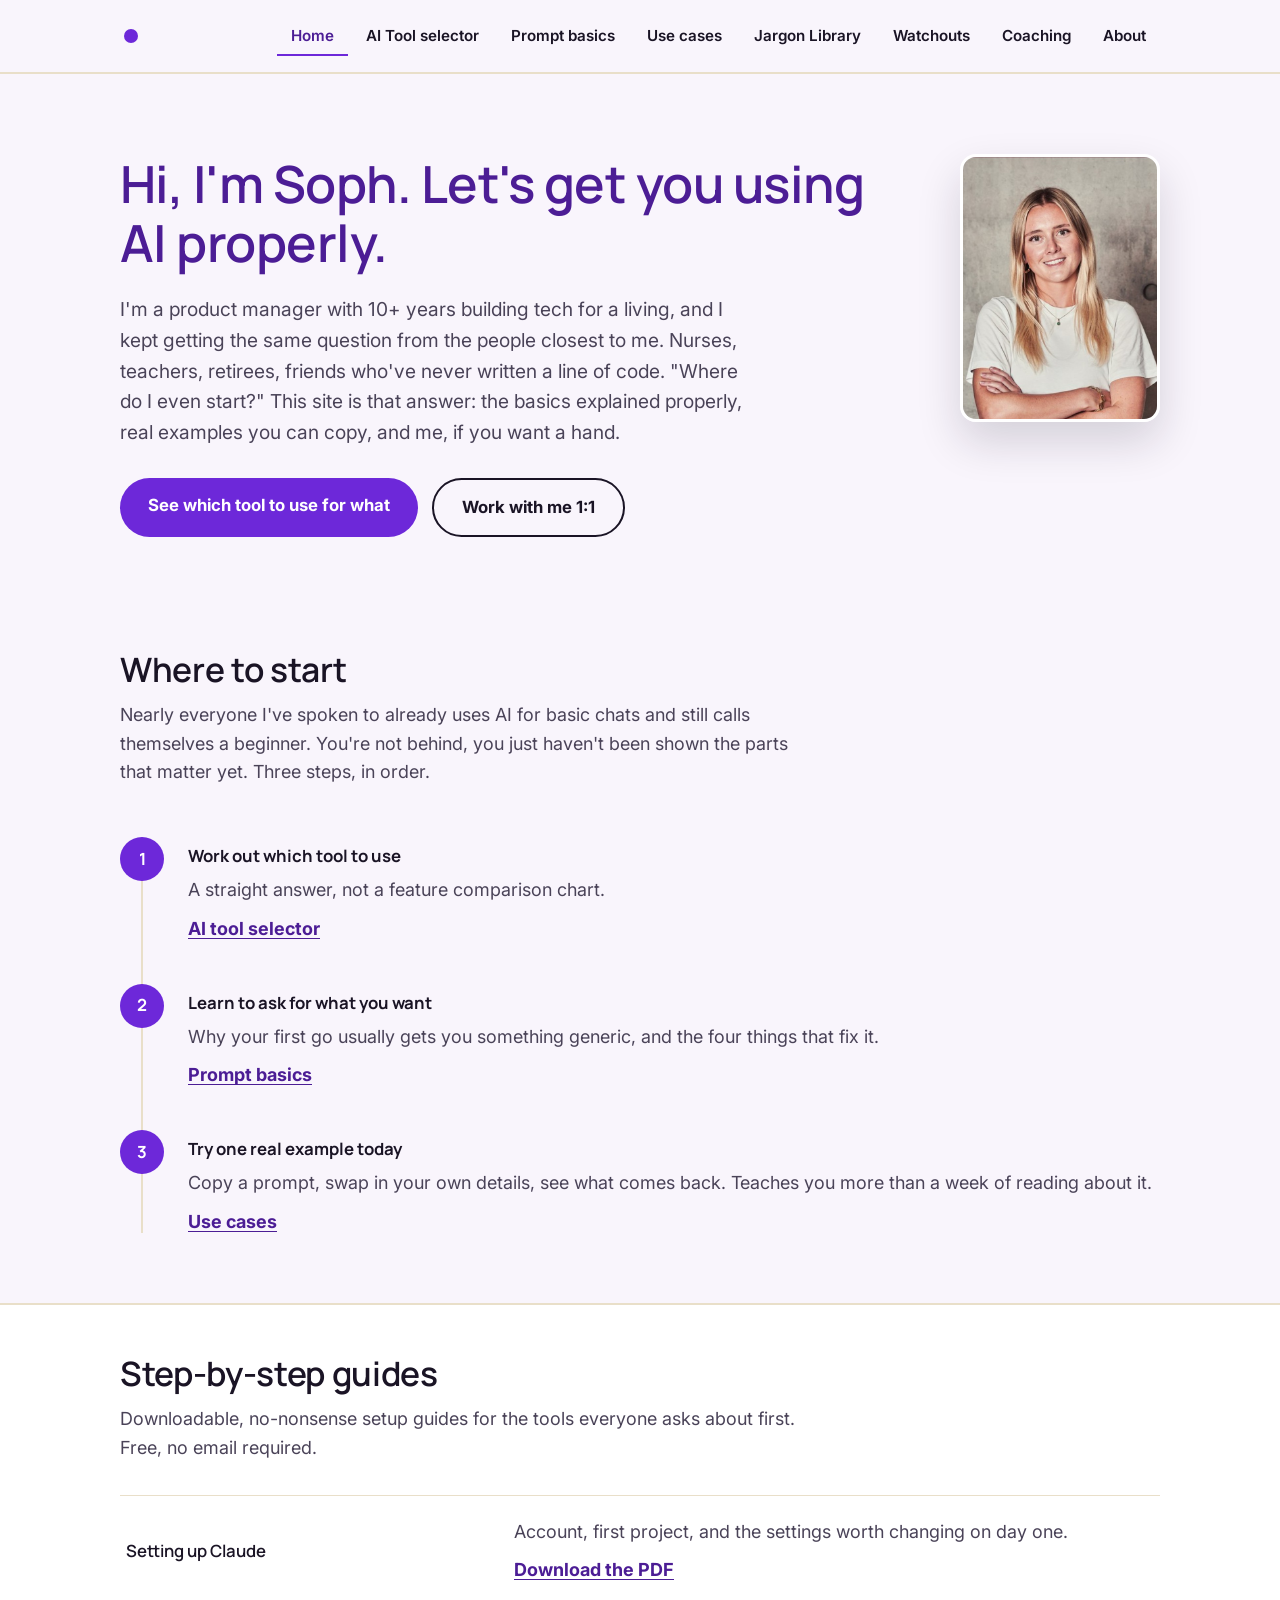
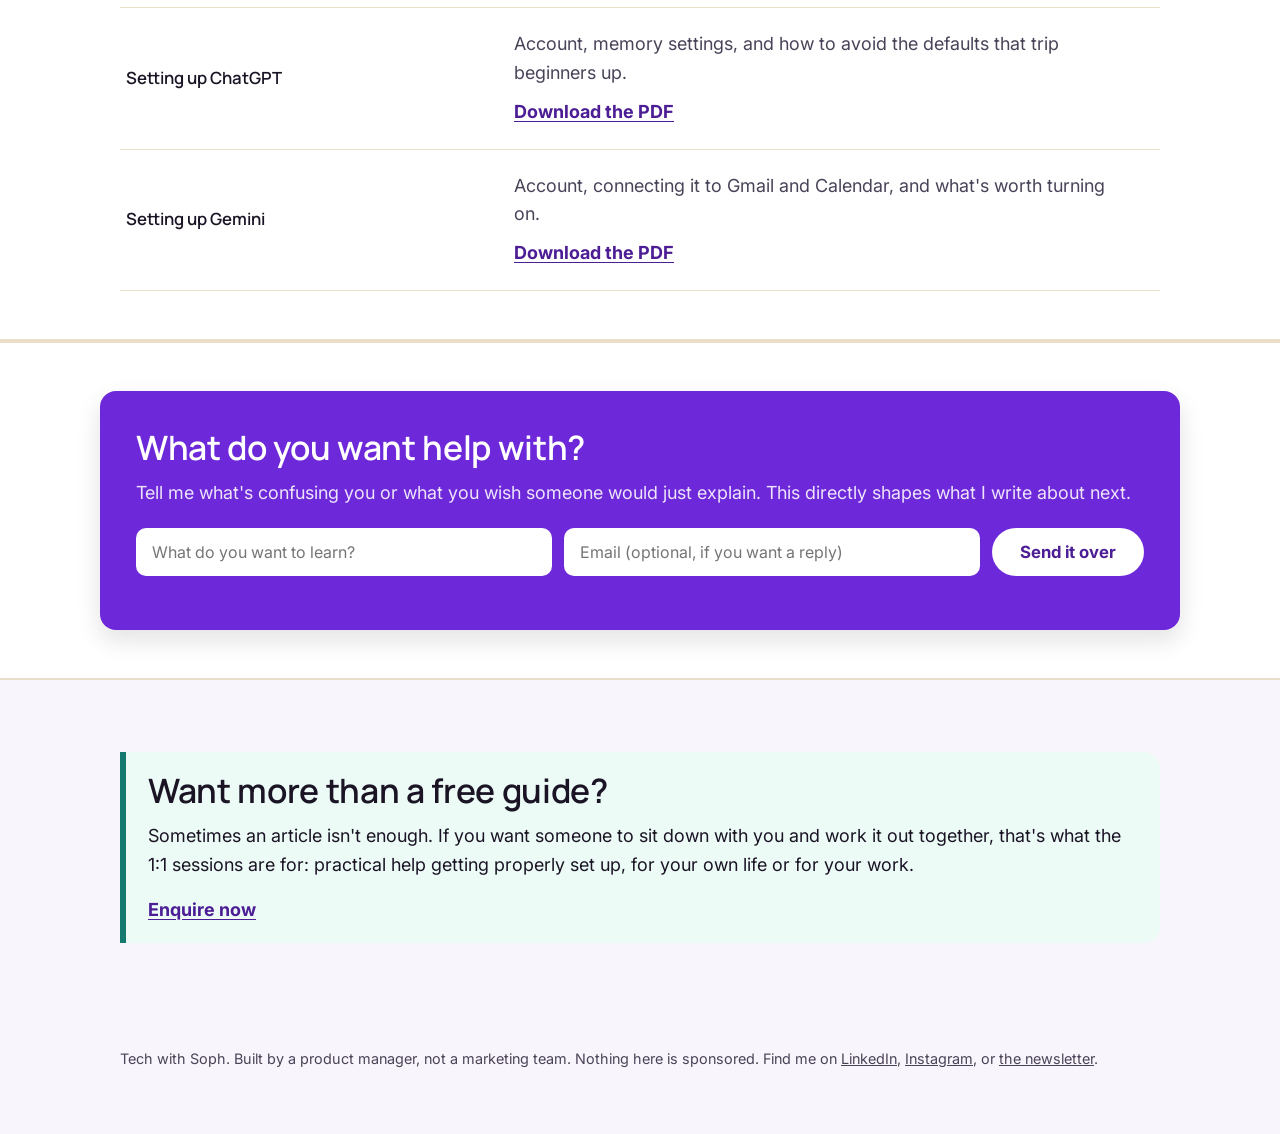
<file: index.html>
<html lang="en">
<head>
<meta charset="UTF-8">
<meta name="viewport" content="width=device-width, initial-scale=1.0">
<title>Tech with Soph: AI made simple, no jargon</title>
<meta name="description" content="Plain-English help getting started with AI. Real use cases, ready-to-use prompts, and honest advice on which tool to use for what, from a product manager who does this for a living.">
<link rel="preconnect" href="https://fonts.googleapis.com">
<link rel="preconnect" href="https://fonts.gstatic.com" crossorigin>
<link href="https://fonts.googleapis.com/css2?family=Manrope:wght@500;600;700;800&family=Inter:wght@400;500;600;700&display=swap" rel="stylesheet">
<link rel="stylesheet" href="css/style.css">
</head>
<body>

<header class="site-header">
  <div class="nav-row">
    <a href="index.html" class="brand" aria-label="Tech with Soph home"><span class="dot"></span></a>
    <button class="nav-toggle" type="button" aria-label="Menu" aria-expanded="false" aria-controls="site-nav"><span class="bar"></span><span class="bar"></span><span class="bar"></span></button>
    <nav class="site-nav" id="site-nav">
      <a href="index.html" aria-current="page">Home</a>
      <a href="tools.html">AI Tool selector</a>
      <a href="prompting.html">Prompt basics</a>
      <a href="use-cases.html">Use cases</a>
      <a href="glossary.html">Jargon Library</a>
      <a href="risks.html">Watchouts</a>
      <a href="coaching.html">Coaching</a>
      <a href="about.html">About</a>
    </nav>
  </div>
</header>

<main>

  <section class="hero">
    <div class="wrap">
      <div class="about-hero-row">
        <div>
          <h1>Hi, I'm Soph. Let's get you using AI properly.</h1>
          <p class="lead">I'm a product manager with 10+ years building tech for a living, and I kept getting the same question from the people closest to me. Nurses, teachers, retirees, friends who've never written a line of code. "Where do I even start?" This site is that answer: the basics explained properly, real examples you can copy, and me, if you want a hand.</p>
          <div class="hero-actions">
            <a href="tools.html" class="btn btn-primary">See which tool to use for what</a>
            <a href="coaching.html" class="btn btn-outline">Work with me 1:1</a>
          </div>
        </div>
        <img src="img/soph-headshot.jpg" alt="Soph, the person behind Tech with Soph" class="about-photo">
      </div>
    </div>
  </section>

  <section>
    <div class="wrap">
      <div class="section-intro">
        <h2>Where to start</h2>
        <p>Nearly everyone I've spoken to already uses AI for basic chats and still calls themselves a beginner. You're not behind, you just haven't been shown the parts that matter yet. Three steps, in order.</p>
      </div>
      <div class="steps">
        <div class="step">
          <div class="step-marker">1</div>
          <div class="step-body">
            <p class="step-title">Work out which tool to use</p>
            <p>A straight answer, not a feature comparison chart.</p>
            <a href="tools.html" class="path-link">AI tool selector</a>
          </div>
        </div>
        <div class="step">
          <div class="step-marker">2</div>
          <div class="step-body">
            <p class="step-title">Learn to ask for what you want</p>
            <p>Why your first go usually gets you something generic, and the four things that fix it.</p>
            <a href="prompting.html" class="path-link">Prompt basics</a>
          </div>
        </div>
        <div class="step">
          <div class="step-marker">3</div>
          <div class="step-body">
            <p class="step-title">Try one real example today</p>
            <p>Copy a prompt, swap in your own details, see what comes back. Teaches you more than a week of reading about it.</p>
            <a href="use-cases.html" class="path-link">Use cases</a>
          </div>
        </div>
      </div>
    </div>
  </section>

  <section class="alt">
    <div class="wrap">
      <div class="section-intro">
        <h2>Step-by-step guides</h2>
        <p>Downloadable, no-nonsense setup guides for the tools everyone asks about first. Free, no email required.</p>
      </div>
      <div class="path-list">
        <div class="path-row">
          <p class="path-prompt">Setting up Claude</p>
          <div class="path-body">
            <p>Account, first project, and the settings worth changing on day one.</p>
            <a href="guides/setting-up-claude.pdf" download class="path-link">Download the PDF</a>
          </div>
        </div>
        <div class="path-row">
          <p class="path-prompt">Setting up ChatGPT</p>
          <div class="path-body">
            <p>Account, memory settings, and how to avoid the defaults that trip beginners up.</p>
            <a href="guides/setting-up-chatgpt.pdf" download class="path-link">Download the PDF</a>
          </div>
        </div>
        <div class="path-row">
          <p class="path-prompt">Setting up Gemini</p>
          <div class="path-body">
            <p>Account, connecting it to Gmail and Calendar, and what's worth turning on.</p>
            <a href="guides/setting-up-gemini.pdf" download class="path-link">Download the PDF</a>
          </div>
        </div>
      </div>
    </div>
  </section>

  <section class="alt">
    <div class="wrap learn-form">
      <h2>What do you want help with?</h2>
      <p>Tell me what's confusing you or what you wish someone would just explain. This directly shapes what I write about next.</p>
      <form name="learn-request" method="POST" data-netlify="true" netlify-honeypot="bot-field" data-ajax-form>
        <input type="hidden" name="form-name" value="learn-request">
        <input type="hidden" name="source" value="home">
        <p hidden><label>Don't fill this out: <input name="bot-field"></label></p>
        <input type="text" name="topic" placeholder="What do you want to learn?" required>
        <input type="email" name="email" placeholder="Email (optional, if you want a reply)">
        <button type="submit" class="btn btn-primary">Send it over</button>
      </form>
<div class="form-status" hidden></div>
    </div>
  </section>

  <section>
    <div class="wrap">
      <div class="callout good">
        <h2>Want more than a free guide?</h2>
        <p>Sometimes an article isn't enough. If you want someone to sit down with you and work it out together, that's what the 1:1 sessions are for: practical help getting properly set up, for your own life or for your work.</p>
        <a href="coaching.html#enquire" class="path-link">Enquire now</a>
      </div>
    </div>
  </section>

</main>

<footer class="site-footer">
  <div class="wrap">
    <p>Tech with Soph. Built by a product manager, not a marketing team. Nothing here is sponsored. Find me on <a href="https://www.linkedin.com/in/sophiebizley/" target="_blank" rel="noopener">LinkedIn</a>, <a href="https://www.instagram.com/techwithsoph/" target="_blank" rel="noopener">Instagram</a>, or <a href="https://substack.com/@techwithsoph" target="_blank" rel="noopener">the newsletter</a>.</p>
  </div>
</footer>

<script src="js/form-feedback.js"></script>

<script src="js/nav-toggle.js"></script>

<script src="js/step-reveal.js"></script>

</body>
</html>
</file>
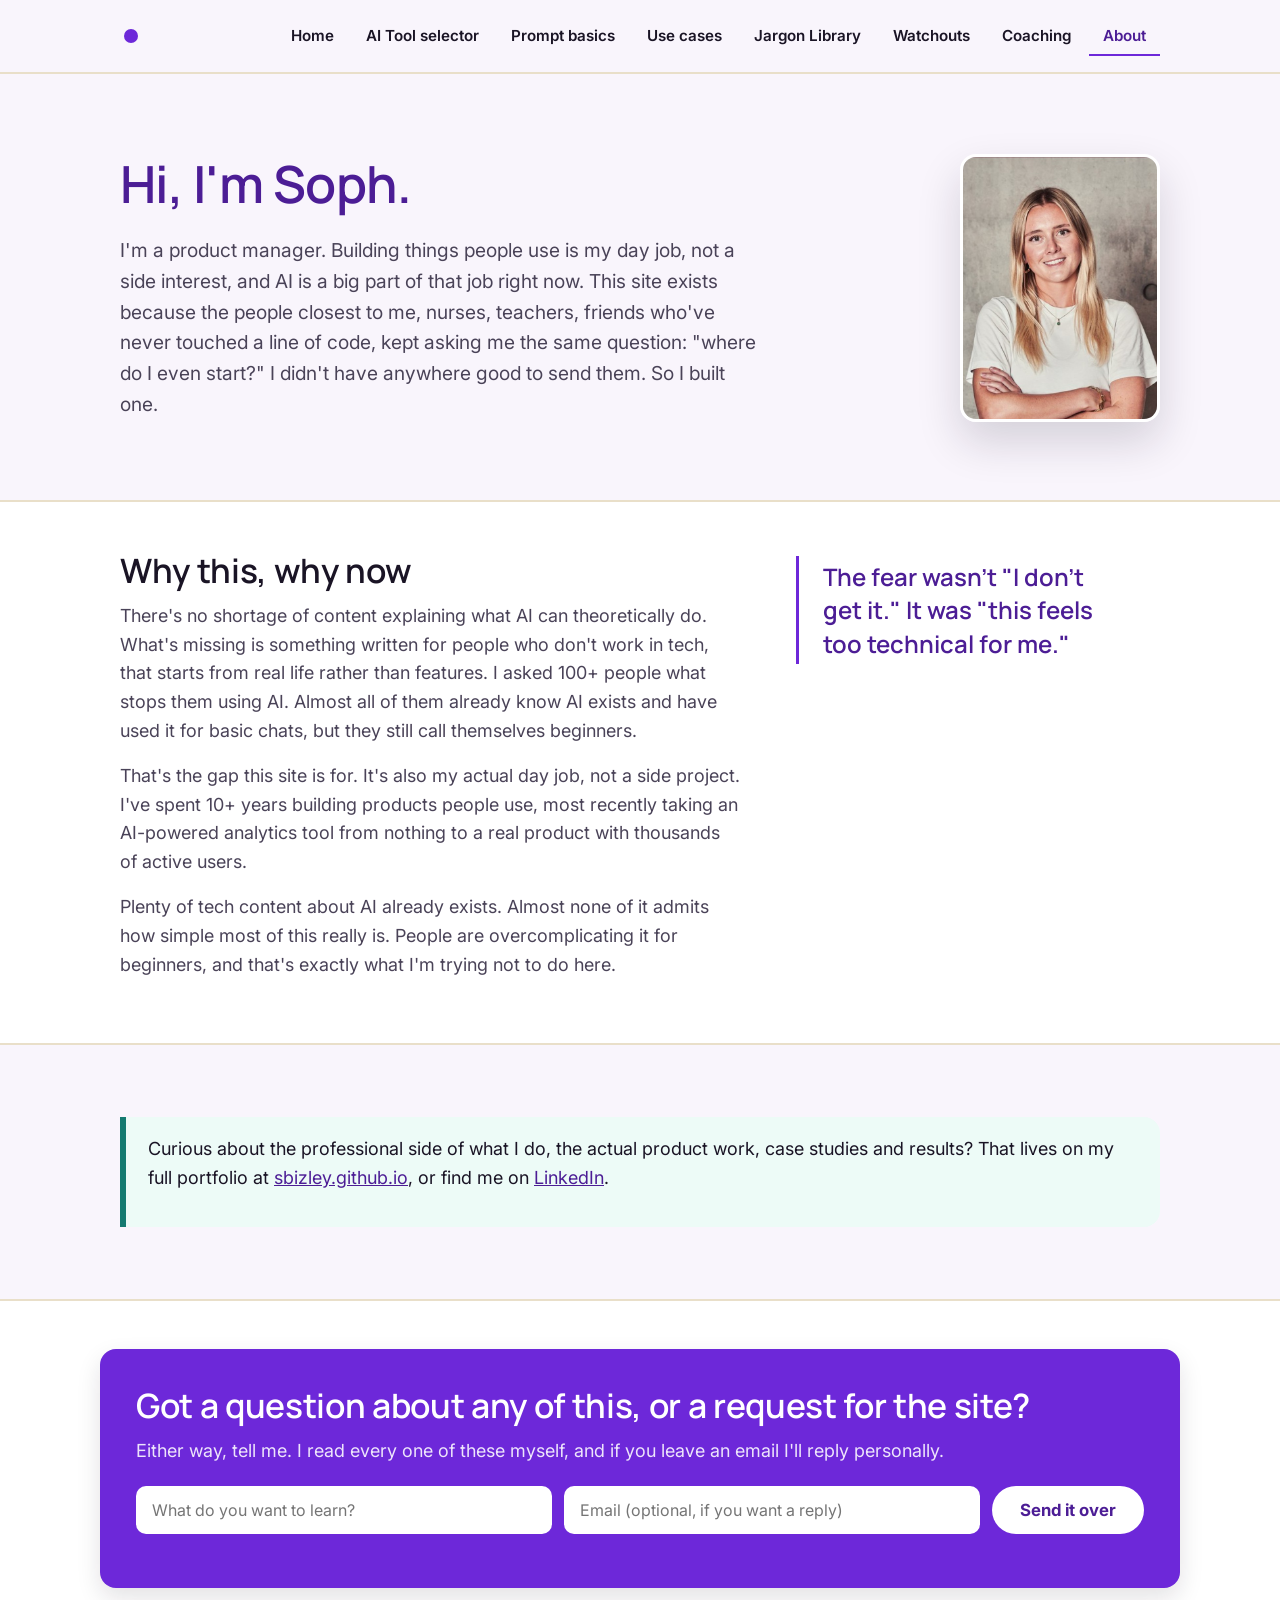
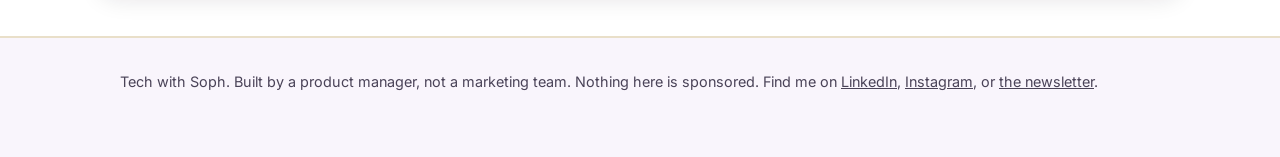
<file: about.html>
<html lang="en">
<head>
<meta charset="UTF-8">
<meta name="viewport" content="width=device-width, initial-scale=1.0">
<title>About Soph: Tech with Soph</title>
<meta name="description" content="Who's behind Tech with Soph, and why a product manager who builds AI tools for a living started writing plain-English AI help for beginners.">
<link rel="preconnect" href="https://fonts.googleapis.com">
<link rel="preconnect" href="https://fonts.gstatic.com" crossorigin>
<link href="https://fonts.googleapis.com/css2?family=Manrope:wght@500;600;700;800&family=Inter:wght@400;500;600;700&display=swap" rel="stylesheet">
<link rel="stylesheet" href="css/style.css">
</head>
<body>

<header class="site-header">
<div class="nav-row">
<a href="index.html" class="brand" aria-label="Tech with Soph home"><span class="dot"></span></a>
<button class="nav-toggle" type="button" aria-label="Menu" aria-expanded="false" aria-controls="site-nav"><span class="bar"></span><span class="bar"></span><span class="bar"></span></button>
    <nav class="site-nav" id="site-nav">
<a href="index.html">Home</a>
<a href="tools.html">AI Tool selector</a>
      <a href="prompting.html">Prompt basics</a>
<a href="use-cases.html">Use cases</a>
<a href="glossary.html">Jargon Library</a>
<a href="risks.html">Watchouts</a>
<a href="coaching.html">Coaching</a>
<a href="about.html" aria-current="page">About</a>
</nav>
</div>
</header>

<main>

<section class="hero">
<div class="wrap">
<div class="about-hero-row">
<div>
<h1>Hi, I'm Soph.</h1>
<p class="lead">I'm a product manager. Building things people use is my day job, not a side interest, and AI is a big part of that job right now. This site exists because the people closest to me, nurses, teachers, friends who've never touched a line of code, kept asking me the same question: "where do I even start?" I didn't have anywhere good to send them. So I built one.</p>
</div>
<img src="img/soph-headshot.jpg" alt="Soph, the person behind Tech with Soph" class="about-photo">
</div>
</div>
</section>

<section class="alt">
<div class="wrap">
<div class="editorial-row">
<div class="editorial">
<h2>Why this, why now</h2>
<p>There's no shortage of content explaining what AI can theoretically do. What's missing is something written for people who don't work in tech, that starts from real life rather than features. I asked 100+ people what stops them using AI. Almost all of them already know AI exists and have used it for basic chats, but they still call themselves beginners.</p>
<p>That's the gap this site is for. It's also my actual day job, not a side project. I've spent 10+ years building products people use, most recently taking an AI-powered analytics tool from nothing to a real product with thousands of active users.</p>
<p>Plenty of tech content about AI already exists. Almost none of it admits how simple most of this really is. People are overcomplicating it for beginners, and that's exactly what I'm trying not to do here.</p>
</div>
<blockquote class="editorial-pull">The fear wasn't "I don't get it." It was "this feels too technical for me."</blockquote>
</div>
</div>
</section>

<section>
<div class="wrap">
<div class="callout good">
<p>Curious about the professional side of what I do, the actual product work, case studies and results? That lives on my full portfolio at <a href="https://sbizley.github.io" target="_blank" rel="noopener">sbizley.github.io</a>, or find me on <a href="https://www.linkedin.com/in/sophiebizley/" target="_blank" rel="noopener">LinkedIn</a>.</p>
</div>
</div>
</section>

<section class="alt">
<div class="wrap learn-form">
<h2>Got a question about any of this, or a request for the site?</h2>
<p>Either way, tell me. I read every one of these myself, and if you leave an email I'll reply personally.</p>
<form name="learn-request" method="POST" data-netlify="true" netlify-honeypot="bot-field" data-ajax-form>
<input type="hidden" name="form-name" value="learn-request">
<input type="hidden" name="source" value="about">
<p hidden><label>Don't fill this out: <input name="bot-field"></label></p>
<input type="text" name="topic" placeholder="What do you want to learn?" required>
<input type="email" name="email" placeholder="Email (optional, if you want a reply)">
<button type="submit" class="btn btn-primary">Send it over</button>
</form>
<div class="form-status" hidden></div>
</div>
</section>

</main>

<footer class="site-footer">
<div class="wrap">
<p>Tech with Soph. Built by a product manager, not a marketing team. Nothing here is sponsored. Find me on <a href="https://www.linkedin.com/in/sophiebizley/" target="_blank" rel="noopener">LinkedIn</a>, <a href="https://www.instagram.com/techwithsoph/" target="_blank" rel="noopener">Instagram</a>, or <a href="https://substack.com/@techwithsoph" target="_blank" rel="noopener">the newsletter</a>.</p>
</div>
</footer>

<script src="js/form-feedback.js"></script>

<script src="js/nav-toggle.js"></script>

</body>
</html>
</file>
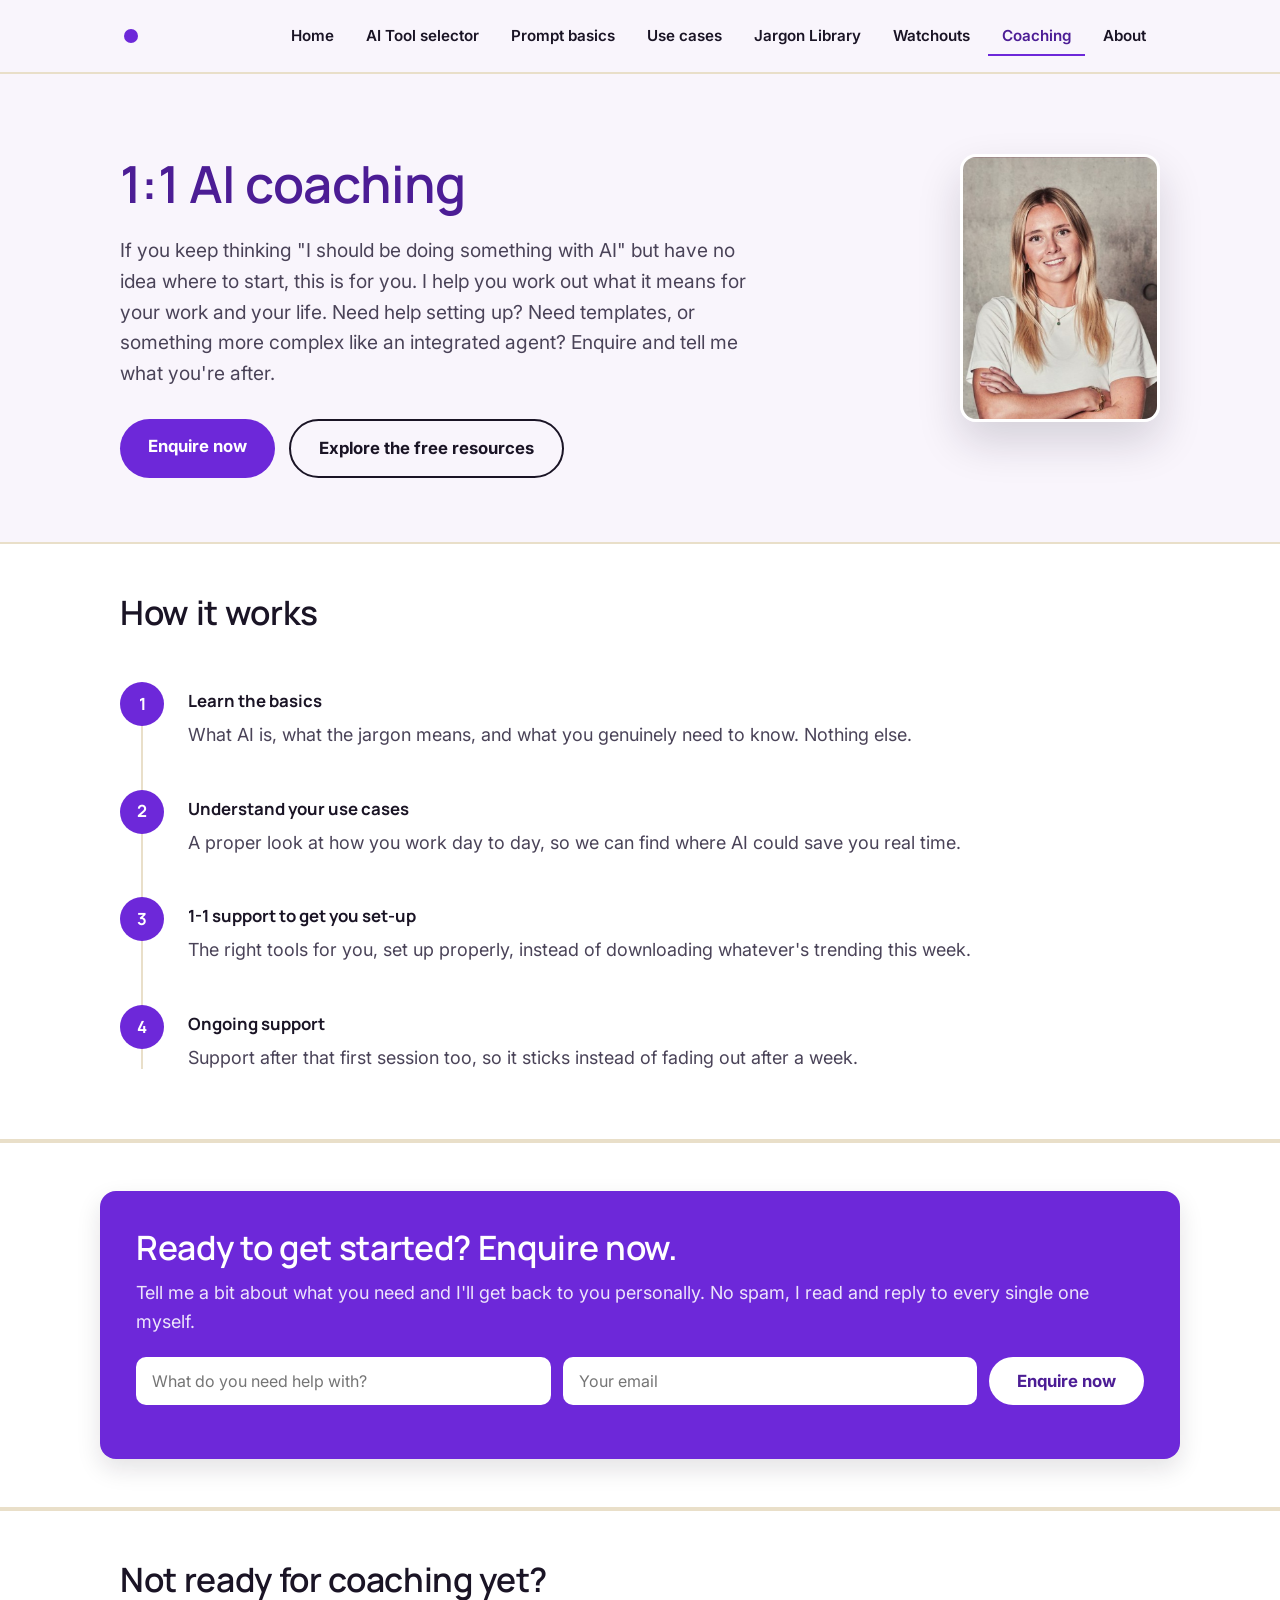
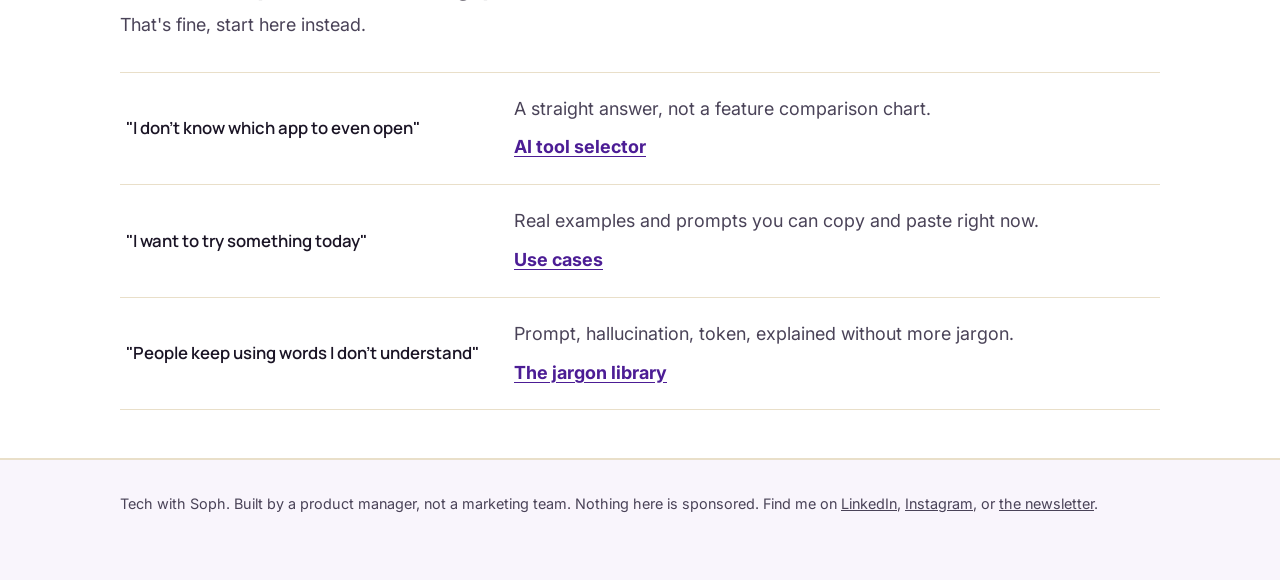
<file: coaching.html>
<html lang="en">
<head>
<meta charset="UTF-8">
<meta name="viewport" content="width=device-width, initial-scale=1.0">
<title>1:1 AI coaching: Tech with Soph</title>
<meta name="description" content="1:1 AI coaching for complete beginners. Practical, jargon-free sessions, enquire now to get started.">
<link rel="preconnect" href="https://fonts.googleapis.com">
<link rel="preconnect" href="https://fonts.gstatic.com" crossorigin>
<link href="https://fonts.googleapis.com/css2?family=Manrope:wght@500;600;700;800&family=Inter:wght@400;500;600;700&display=swap" rel="stylesheet">
<link rel="stylesheet" href="css/style.css">
</head>
<body>

<header class="site-header">
  <div class="nav-row">
    <a href="index.html" class="brand" aria-label="Tech with Soph home"><span class="dot"></span></a>
    <button class="nav-toggle" type="button" aria-label="Menu" aria-expanded="false" aria-controls="site-nav"><span class="bar"></span><span class="bar"></span><span class="bar"></span></button>
    <nav class="site-nav" id="site-nav">
      <a href="index.html">Home</a>
      <a href="tools.html">AI Tool selector</a>
      <a href="prompting.html">Prompt basics</a>
      <a href="use-cases.html">Use cases</a>
      <a href="glossary.html">Jargon Library</a>
      <a href="risks.html">Watchouts</a>
      <a href="coaching.html" aria-current="page">Coaching</a>
      <a href="about.html">About</a>
    </nav>
  </div>
</header>

<main>

  <section class="hero">
    <div class="wrap">
      <div class="about-hero-row">
        <div>
          <h1>1:1 AI coaching</h1>
          <p class="lead">If you keep thinking "I should be doing something with AI" but have no idea where to start, this is for you. I help you work out what it means for your work and your life. Need help setting up? Need templates, or something more complex like an integrated agent? Enquire and tell me what you're after.</p>
          <div class="hero-actions">
            <a href="#enquire" class="btn btn-primary">Enquire now</a>
            <a href="index.html" class="btn btn-outline">Explore the free resources</a>
          </div>
        </div>
        <img src="img/soph-headshot.jpg" alt="Soph, the person behind Tech with Soph" class="about-photo">
      </div>
    </div>
  </section>

  <section class="alt">
    <div class="wrap">
      <div class="section-intro">
        <h2>How it works</h2>
      </div>
      <div class="steps">
        <div class="step">
          <div class="step-marker">1</div>
          <div class="step-body">
            <p class="step-title">Learn the basics</p>
            <p>What AI is, what the jargon means, and what you genuinely need to know. Nothing else.</p>
          </div>
        </div>
        <div class="step">
          <div class="step-marker">2</div>
          <div class="step-body">
            <p class="step-title">Understand your use cases</p>
            <p>A proper look at how you work day to day, so we can find where AI could save you real time.</p>
          </div>
        </div>
        <div class="step">
          <div class="step-marker">3</div>
          <div class="step-body">
            <p class="step-title">1-1 support to get you set-up</p>
            <p>The right tools for you, set up properly, instead of downloading whatever's trending this week.</p>
          </div>
        </div>
        <div class="step">
          <div class="step-marker">4</div>
          <div class="step-body">
            <p class="step-title">Ongoing support</p>
            <p>Support after that first session too, so it sticks instead of fading out after a week.</p>
          </div>
        </div>
      </div>
    </div>
  </section>

  <section class="alt">
    <div class="wrap learn-form" id="enquire" style="scroll-margin-top: 90px;">
      <h2>Ready to get started? Enquire now.</h2>
      <p>Tell me a bit about what you need and I'll get back to you personally. No spam, I read and reply to every single one myself.</p>
      <form name="coaching-enquiry" method="POST" data-netlify="true" netlify-honeypot="bot-field" data-ajax-form>
        <input type="hidden" name="form-name" value="coaching-enquiry">
        <p hidden><label>Don't fill this out: <input name="bot-field"></label></p>
        <input type="text" name="need" placeholder="What do you need help with?" required>
        <input type="email" name="email" placeholder="Your email" required>
        <button type="submit" class="btn btn-primary">Enquire now</button>
      </form>
<div class="form-status" hidden></div>
    </div>
  </section>

  <section class="alt">
    <div class="wrap">
      <div class="section-intro">
        <h2>Not ready for coaching yet?</h2>
        <p>That's fine, start here instead.</p>
      </div>
      <div class="path-list">
        <div class="path-row">
          <p class="path-prompt">"I don't know which app to even open"</p>
          <div class="path-body">
            <p>A straight answer, not a feature comparison chart.</p>
            <a href="tools.html" class="path-link">AI tool selector</a>
          </div>
        </div>
        <div class="path-row">
          <p class="path-prompt">"I want to try something today"</p>
          <div class="path-body">
            <p>Real examples and prompts you can copy and paste right now.</p>
            <a href="use-cases.html" class="path-link">Use cases</a>
          </div>
        </div>
        <div class="path-row">
          <p class="path-prompt">"People keep using words I don't understand"</p>
          <div class="path-body">
            <p>Prompt, hallucination, token, explained without more jargon.</p>
            <a href="glossary.html" class="path-link">The jargon library</a>
          </div>
        </div>
      </div>
    </div>
  </section>

</main>

<footer class="site-footer">
  <div class="wrap">
    <p>Tech with Soph. Built by a product manager, not a marketing team. Nothing here is sponsored. Find me on <a href="https://www.linkedin.com/in/sophiebizley/" target="_blank" rel="noopener">LinkedIn</a>, <a href="https://www.instagram.com/techwithsoph/" target="_blank" rel="noopener">Instagram</a>, or <a href="https://substack.com/@techwithsoph" target="_blank" rel="noopener">the newsletter</a>.</p>
  </div>
</footer>

<script src="js/form-feedback.js"></script>

<script src="js/nav-toggle.js"></script>

<script src="js/step-reveal.js"></script>

</body>
</html>
</file>
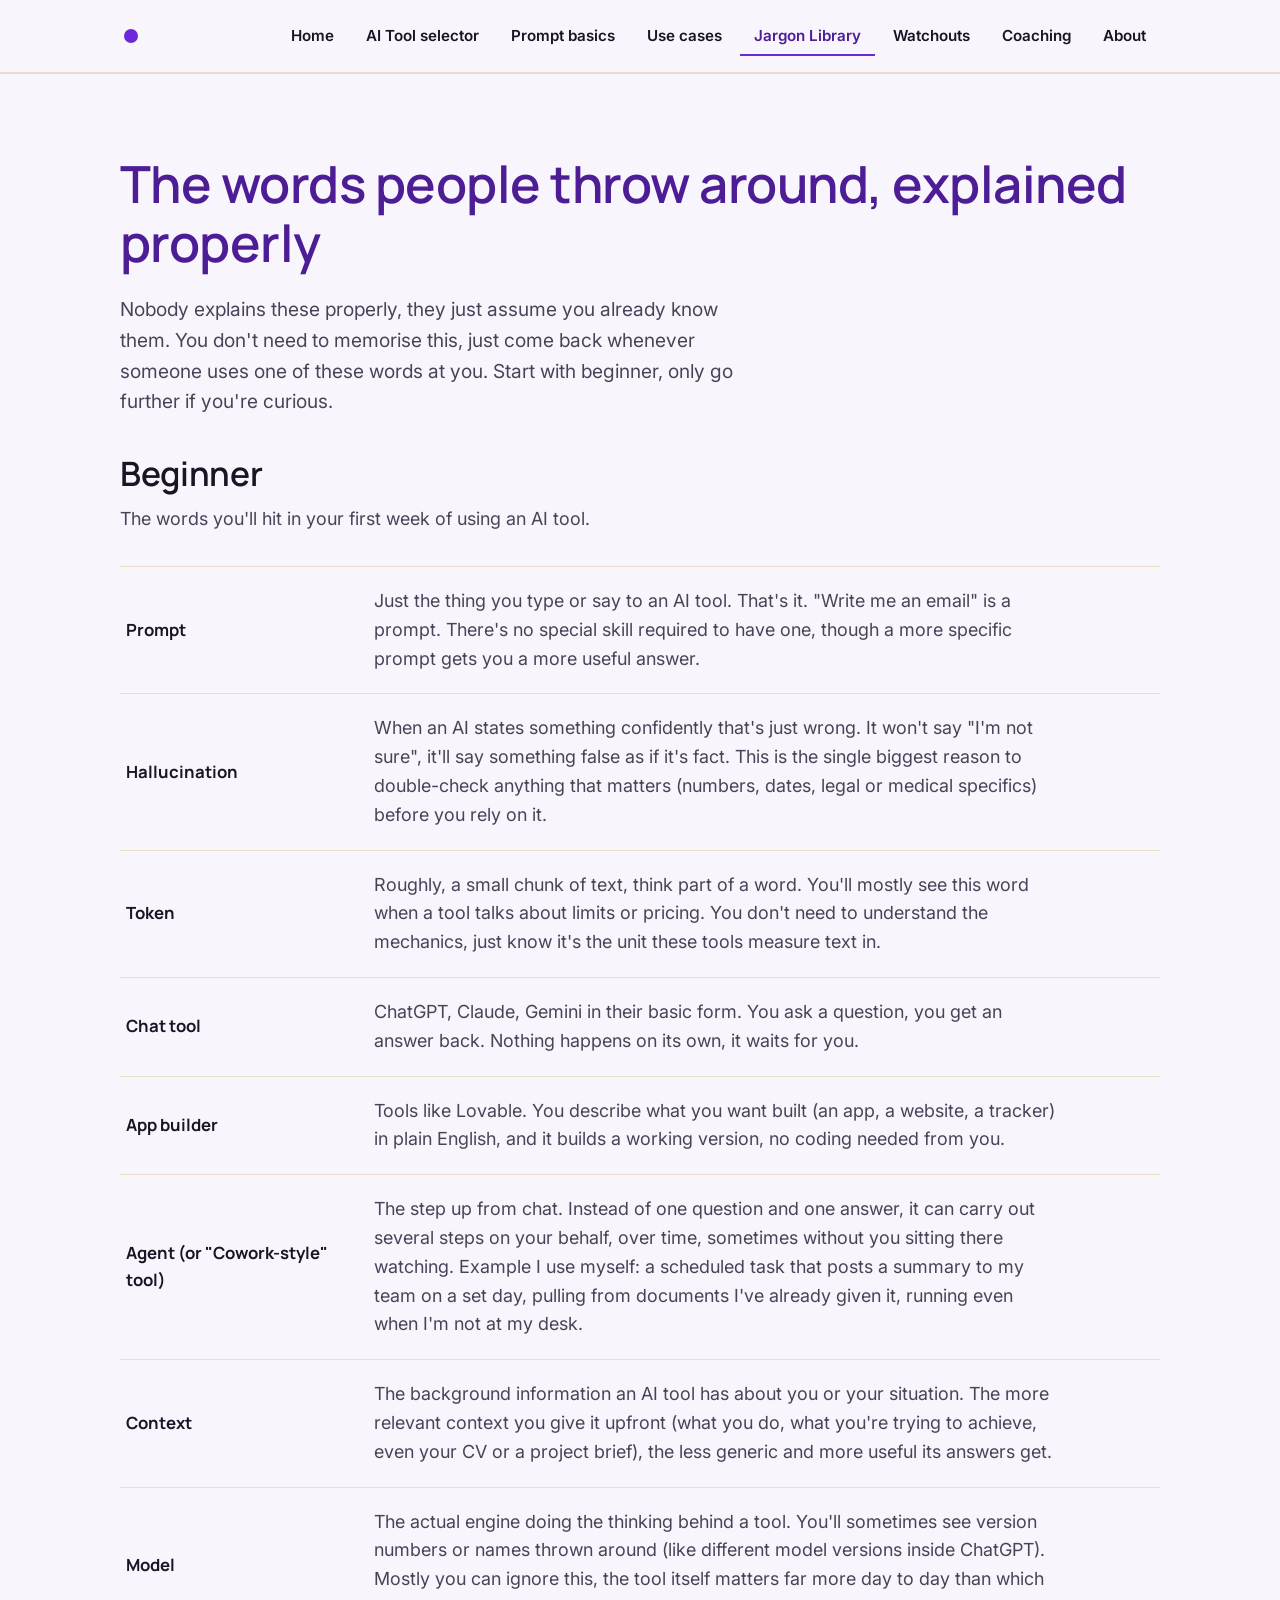
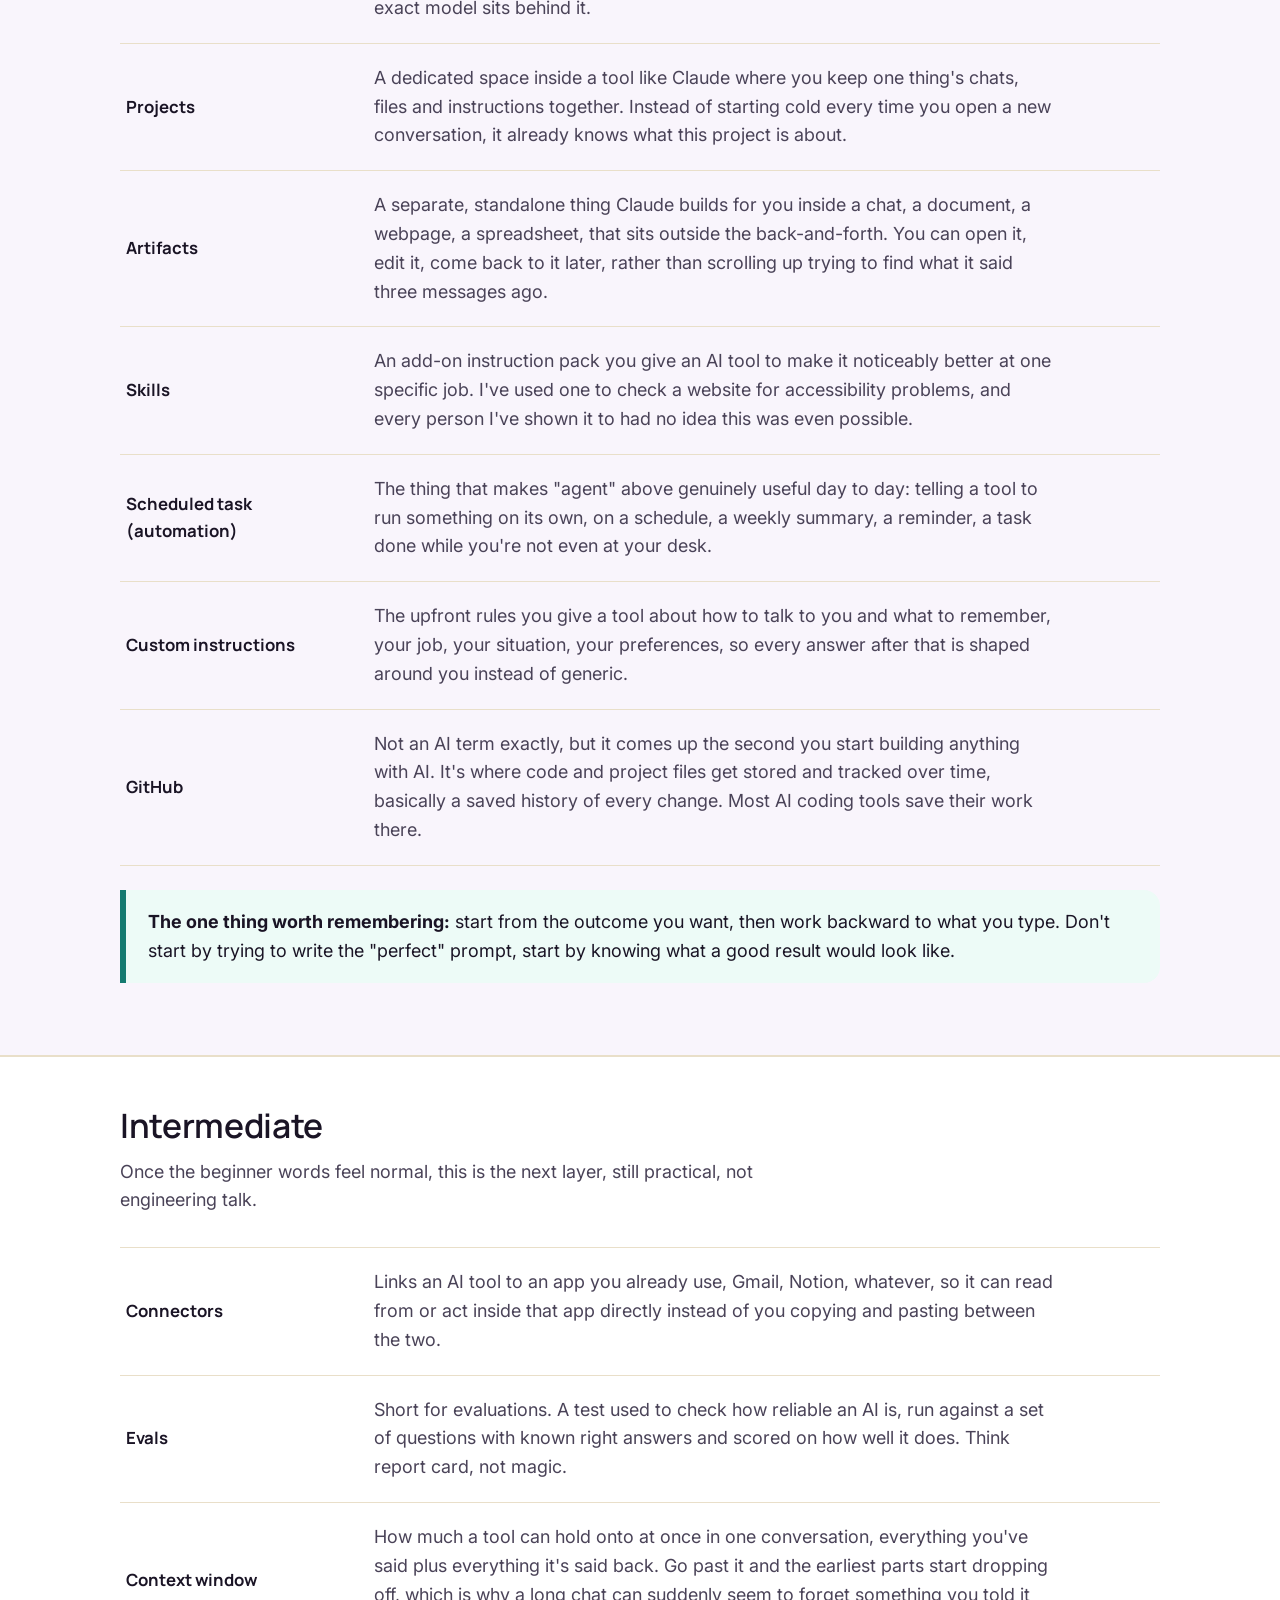
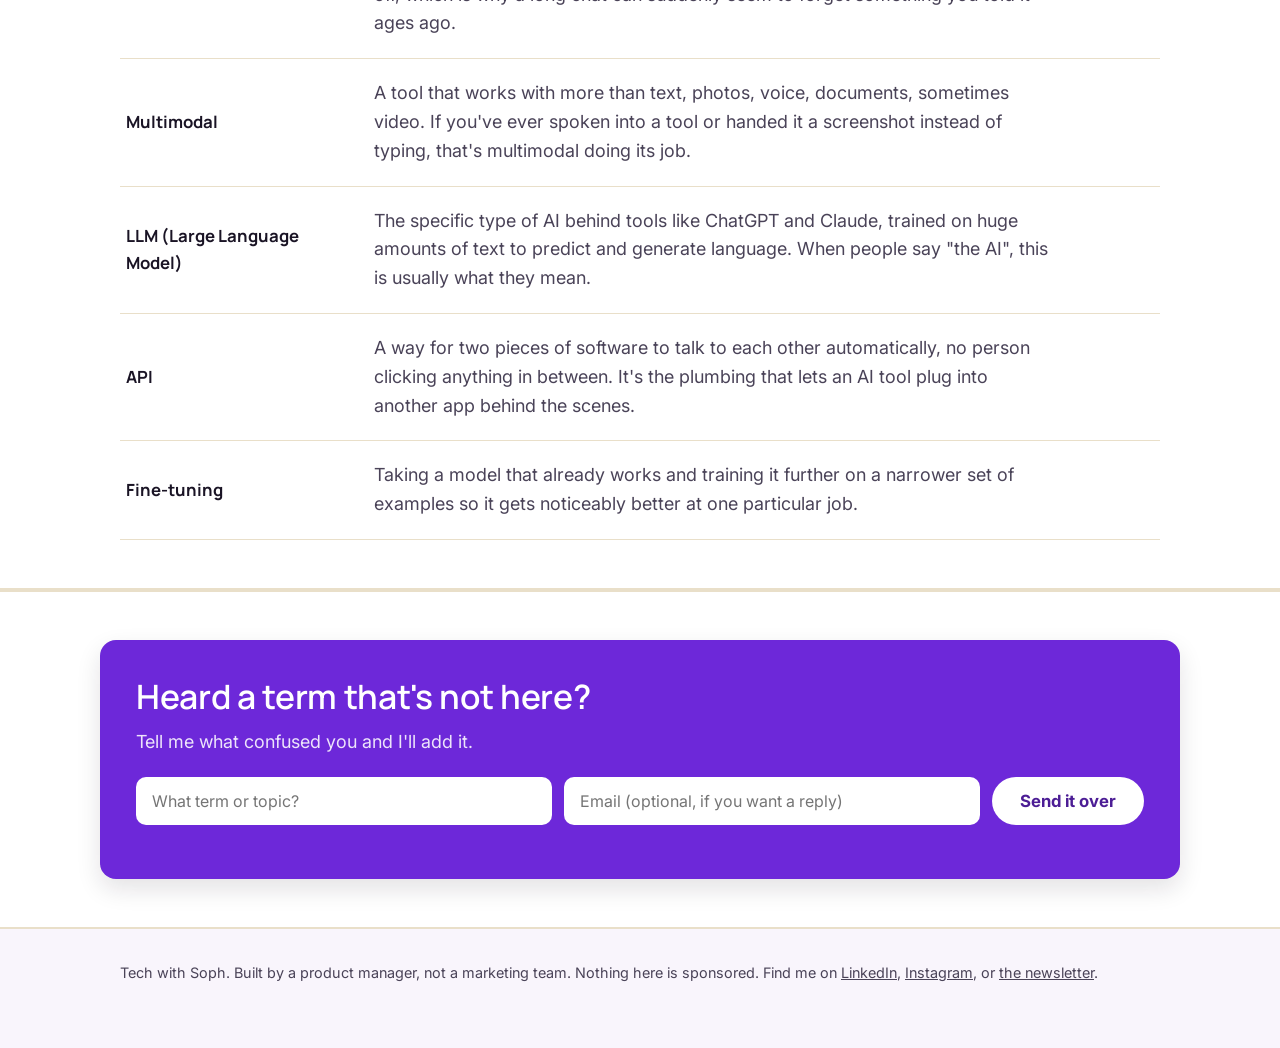
<file: glossary.html>
<html lang="en">
<head>
<meta charset="UTF-8">
<meta name="viewport" content="width=device-width, initial-scale=1.0">
<title>Tech with Soph: AI jargon library</title>
<meta name="description" content="Prompt, hallucination, token and the rest, explained in plain English.">
<link rel="preconnect" href="https://fonts.googleapis.com">
<link rel="preconnect" href="https://fonts.gstatic.com" crossorigin>
<link href="https://fonts.googleapis.com/css2?family=Manrope:wght@500;600;700;800&family=Inter:wght@400;500;600;700&display=swap" rel="stylesheet">
<link rel="stylesheet" href="css/style.css">
</head>
<body>

<header class="site-header">
  <div class="nav-row">
    <a href="index.html" class="brand" aria-label="Tech with Soph home"><span class="dot"></span></a>
    <button class="nav-toggle" type="button" aria-label="Menu" aria-expanded="false" aria-controls="site-nav"><span class="bar"></span><span class="bar"></span><span class="bar"></span></button>
    <nav class="site-nav" id="site-nav">
      <a href="index.html">Home</a>
      <a href="tools.html">AI Tool selector</a>
      <a href="prompting.html">Prompt basics</a>
      <a href="use-cases.html">Use cases</a>
      <a href="glossary.html" aria-current="page">Jargon Library</a>
      <a href="risks.html">Watchouts</a>
      <a href="coaching.html">Coaching</a>
      <a href="about.html">About</a>
    </nav>
  </div>
</header>

<main>

  <section class="hero hero-tight">
    <div class="wrap">
      <h1>The words people throw around, explained properly</h1>
      <p class="lead">Nobody explains these properly, they just assume you already know them. You don't need to memorise this, just come back whenever someone uses one of these words at you. Start with beginner, only go further if you're curious.</p>
    </div>
  </section>

  <section>
    <div class="wrap">

      <div class="section-intro">
        <h2>Beginner</h2>
        <p>The words you'll hit in your first week of using an AI tool.</p>
      </div>

      <div class="term-list">

        <div class="term-row">
          <div class="term-name">Prompt</div>
          <div class="term-def">Just the thing you type or say to an AI tool. That's it. "Write me an email" is a prompt. There's no special skill required to have one, though a more specific prompt gets you a more useful answer.</div>
        </div>

        <div class="term-row">
          <div class="term-name">Hallucination</div>
          <div class="term-def">When an AI states something confidently that's just wrong. It won't say "I'm not sure", it'll say something false as if it's fact. This is the single biggest reason to double-check anything that matters (numbers, dates, legal or medical specifics) before you rely on it.</div>
        </div>

        <div class="term-row">
          <div class="term-name">Token</div>
          <div class="term-def">Roughly, a small chunk of text, think part of a word. You'll mostly see this word when a tool talks about limits or pricing. You don't need to understand the mechanics, just know it's the unit these tools measure text in.</div>
        </div>

        <div class="term-row">
          <div class="term-name">Chat tool</div>
          <div class="term-def">ChatGPT, Claude, Gemini in their basic form. You ask a question, you get an answer back. Nothing happens on its own, it waits for you.</div>
        </div>

        <div class="term-row">
          <div class="term-name">App builder</div>
          <div class="term-def">Tools like Lovable. You describe what you want built (an app, a website, a tracker) in plain English, and it builds a working version, no coding needed from you.</div>
        </div>

        <div class="term-row">
          <div class="term-name">Agent (or "Cowork-style" tool)</div>
          <div class="term-def">The step up from chat. Instead of one question and one answer, it can carry out several steps on your behalf, over time, sometimes without you sitting there watching. Example I use myself: a scheduled task that posts a summary to my team on a set day, pulling from documents I've already given it, running even when I'm not at my desk.</div>
        </div>

        <div class="term-row">
          <div class="term-name">Context</div>
          <div class="term-def">The background information an AI tool has about you or your situation. The more relevant context you give it upfront (what you do, what you're trying to achieve, even your CV or a project brief), the less generic and more useful its answers get.</div>
        </div>

        <div class="term-row">
          <div class="term-name">Model</div>
          <div class="term-def">The actual engine doing the thinking behind a tool. You'll sometimes see version numbers or names thrown around (like different model versions inside ChatGPT). Mostly you can ignore this, the tool itself matters far more day to day than which exact model sits behind it.</div>
        </div>

        <div class="term-row">
          <div class="term-name">Projects</div>
          <div class="term-def">A dedicated space inside a tool like Claude where you keep one thing's chats, files and instructions together. Instead of starting cold every time you open a new conversation, it already knows what this project is about.</div>
        </div>

        <div class="term-row">
          <div class="term-name">Artifacts</div>
          <div class="term-def">A separate, standalone thing Claude builds for you inside a chat, a document, a webpage, a spreadsheet, that sits outside the back-and-forth. You can open it, edit it, come back to it later, rather than scrolling up trying to find what it said three messages ago.</div>
        </div>

        <div class="term-row">
          <div class="term-name">Skills</div>
          <div class="term-def">An add-on instruction pack you give an AI tool to make it noticeably better at one specific job. I've used one to check a website for accessibility problems, and every person I've shown it to had no idea this was even possible.</div>
        </div>

        <div class="term-row">
          <div class="term-name">Scheduled task (automation)</div>
          <div class="term-def">The thing that makes "agent" above genuinely useful day to day: telling a tool to run something on its own, on a schedule, a weekly summary, a reminder, a task done while you're not even at your desk.</div>
        </div>

        <div class="term-row">
          <div class="term-name">Custom instructions</div>
          <div class="term-def">The upfront rules you give a tool about how to talk to you and what to remember, your job, your situation, your preferences, so every answer after that is shaped around you instead of generic.</div>
        </div>

        <div class="term-row">
          <div class="term-name">GitHub</div>
          <div class="term-def">Not an AI term exactly, but it comes up the second you start building anything with AI. It's where code and project files get stored and tracked over time, basically a saved history of every change. Most AI coding tools save their work there.</div>
        </div>

      </div>

      <div class="callout good">
        <strong>The one thing worth remembering:</strong> start from the outcome you want, then work backward to what you type. Don't start by trying to write the "perfect" prompt, start by knowing what a good result would look like.
      </div>
    </div>
  </section>

  <section class="alt">
    <div class="wrap">

      <div class="section-intro">
        <h2>Intermediate</h2>
        <p>Once the beginner words feel normal, this is the next layer, still practical, not engineering talk.</p>
      </div>

      <div class="term-list">

        <div class="term-row">
          <div class="term-name">Connectors</div>
          <div class="term-def">Links an AI tool to an app you already use, Gmail, Notion, whatever, so it can read from or act inside that app directly instead of you copying and pasting between the two.</div>
        </div>

        <div class="term-row">
          <div class="term-name">Evals</div>
          <div class="term-def">Short for evaluations. A test used to check how reliable an AI is, run against a set of questions with known right answers and scored on how well it does. Think report card, not magic.</div>
        </div>

        <div class="term-row">
          <div class="term-name">Context window</div>
          <div class="term-def">How much a tool can hold onto at once in one conversation, everything you've said plus everything it's said back. Go past it and the earliest parts start dropping off, which is why a long chat can suddenly seem to forget something you told it ages ago.</div>
        </div>

        <div class="term-row">
          <div class="term-name">Multimodal</div>
          <div class="term-def">A tool that works with more than text, photos, voice, documents, sometimes video. If you've ever spoken into a tool or handed it a screenshot instead of typing, that's multimodal doing its job.</div>
        </div>

        <div class="term-row">
          <div class="term-name">LLM (Large Language Model)</div>
          <div class="term-def">The specific type of AI behind tools like ChatGPT and Claude, trained on huge amounts of text to predict and generate language. When people say "the AI", this is usually what they mean.</div>
        </div>

        <div class="term-row">
          <div class="term-name">API</div>
          <div class="term-def">A way for two pieces of software to talk to each other automatically, no person clicking anything in between. It's the plumbing that lets an AI tool plug into another app behind the scenes.</div>
        </div>

        <div class="term-row">
          <div class="term-name">Fine-tuning</div>
          <div class="term-def">Taking a model that already works and training it further on a narrower set of examples so it gets noticeably better at one particular job.</div>
        </div>

      </div>
    </div>
  </section>

  <section class="alt">
    <div class="wrap learn-form">
      <h2>Heard a term that's not here?</h2>
      <p>Tell me what confused you and I'll add it.</p>
      <form name="learn-request" method="POST" data-netlify="true" netlify-honeypot="bot-field" data-ajax-form>
        <input type="hidden" name="form-name" value="learn-request">
        <input type="hidden" name="source" value="glossary">
        <p hidden><label>Don't fill this out: <input name="bot-field"></label></p>
        <input type="text" name="topic" placeholder="What term or topic?" required>
        <input type="email" name="email" placeholder="Email (optional, if you want a reply)">
        <button type="submit" class="btn btn-primary">Send it over</button>
      </form>
<div class="form-status" hidden></div>
    </div>
  </section>

</main>

<footer class="site-footer">
  <div class="wrap">
    <p>Tech with Soph. Built by a product manager, not a marketing team. Nothing here is sponsored. Find me on <a href="https://www.linkedin.com/in/sophiebizley/" target="_blank" rel="noopener">LinkedIn</a>, <a href="https://www.instagram.com/techwithsoph/" target="_blank" rel="noopener">Instagram</a>, or <a href="https://substack.com/@techwithsoph" target="_blank" rel="noopener">the newsletter</a>.</p>
  </div>
</footer>

<script src="js/form-feedback.js"></script>

<script src="js/nav-toggle.js"></script>

<script src="js/step-reveal.js"></script>

</body>
</html>
</file>
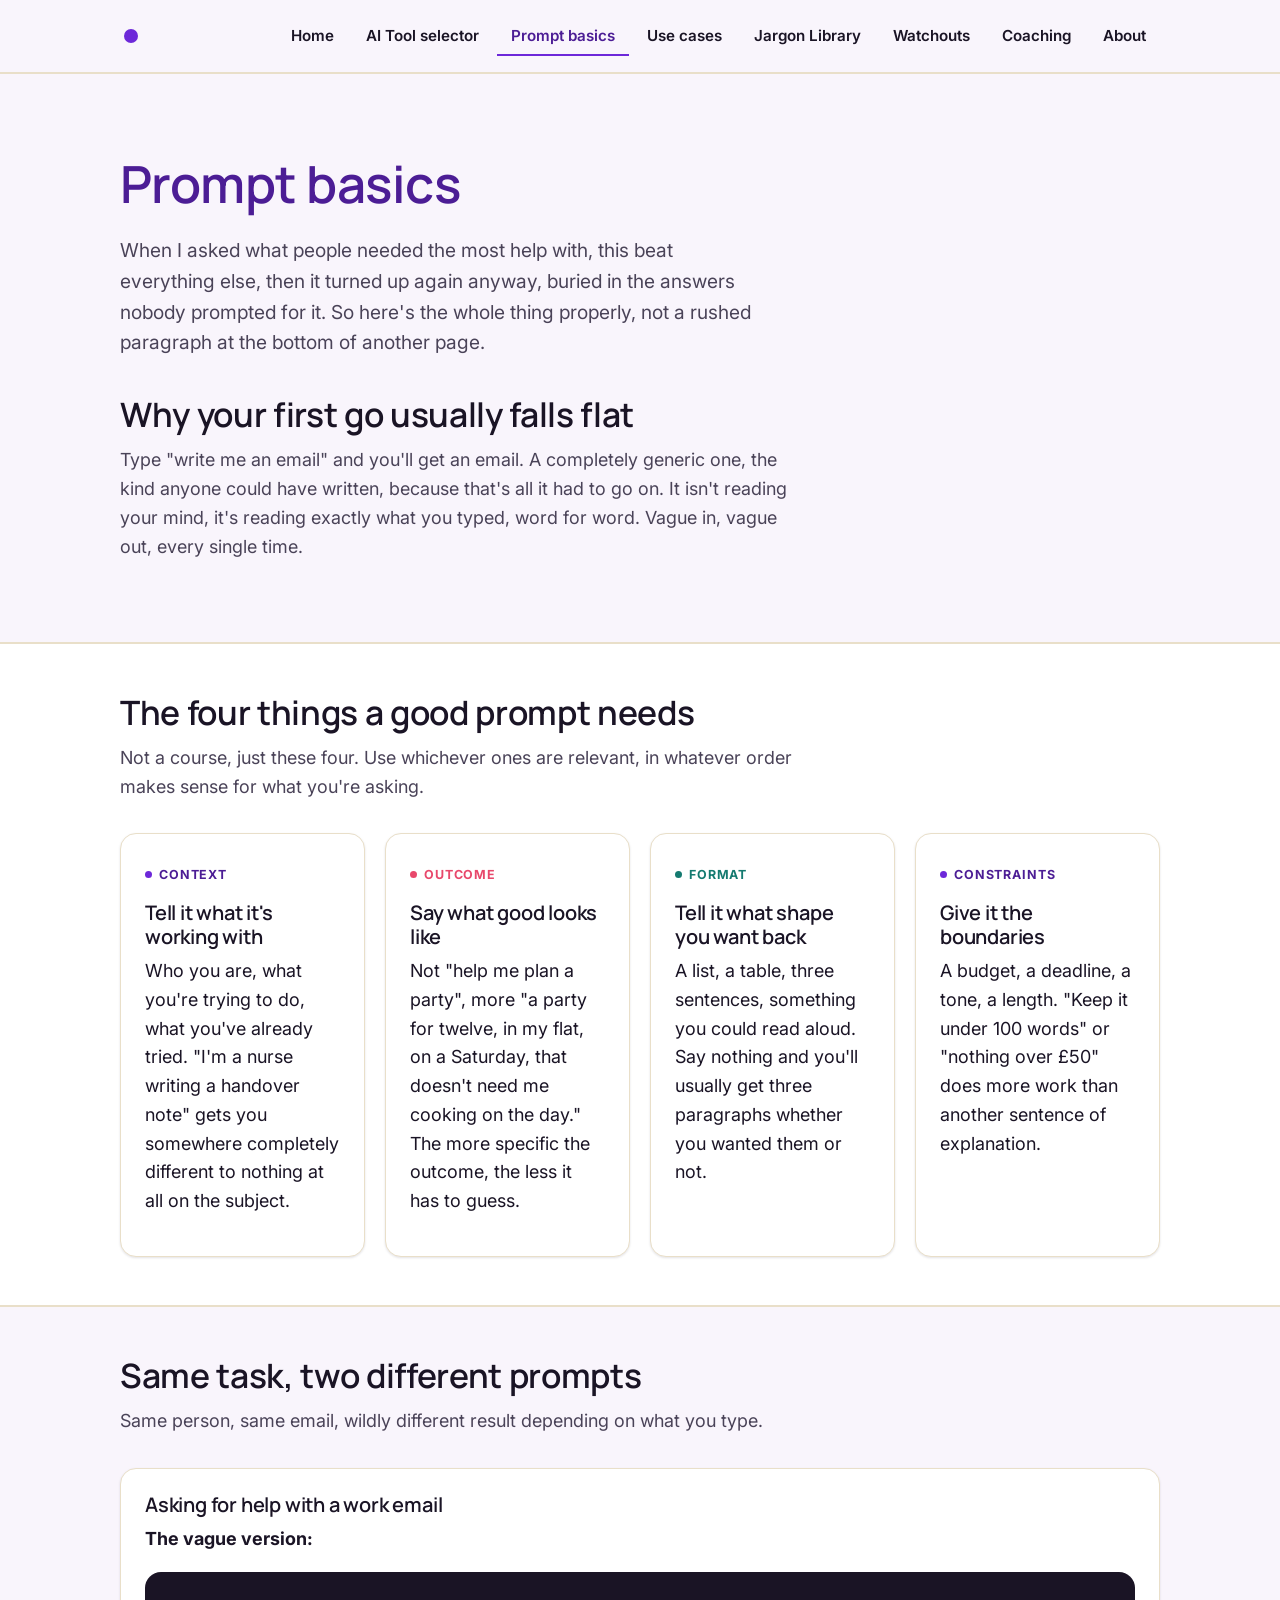
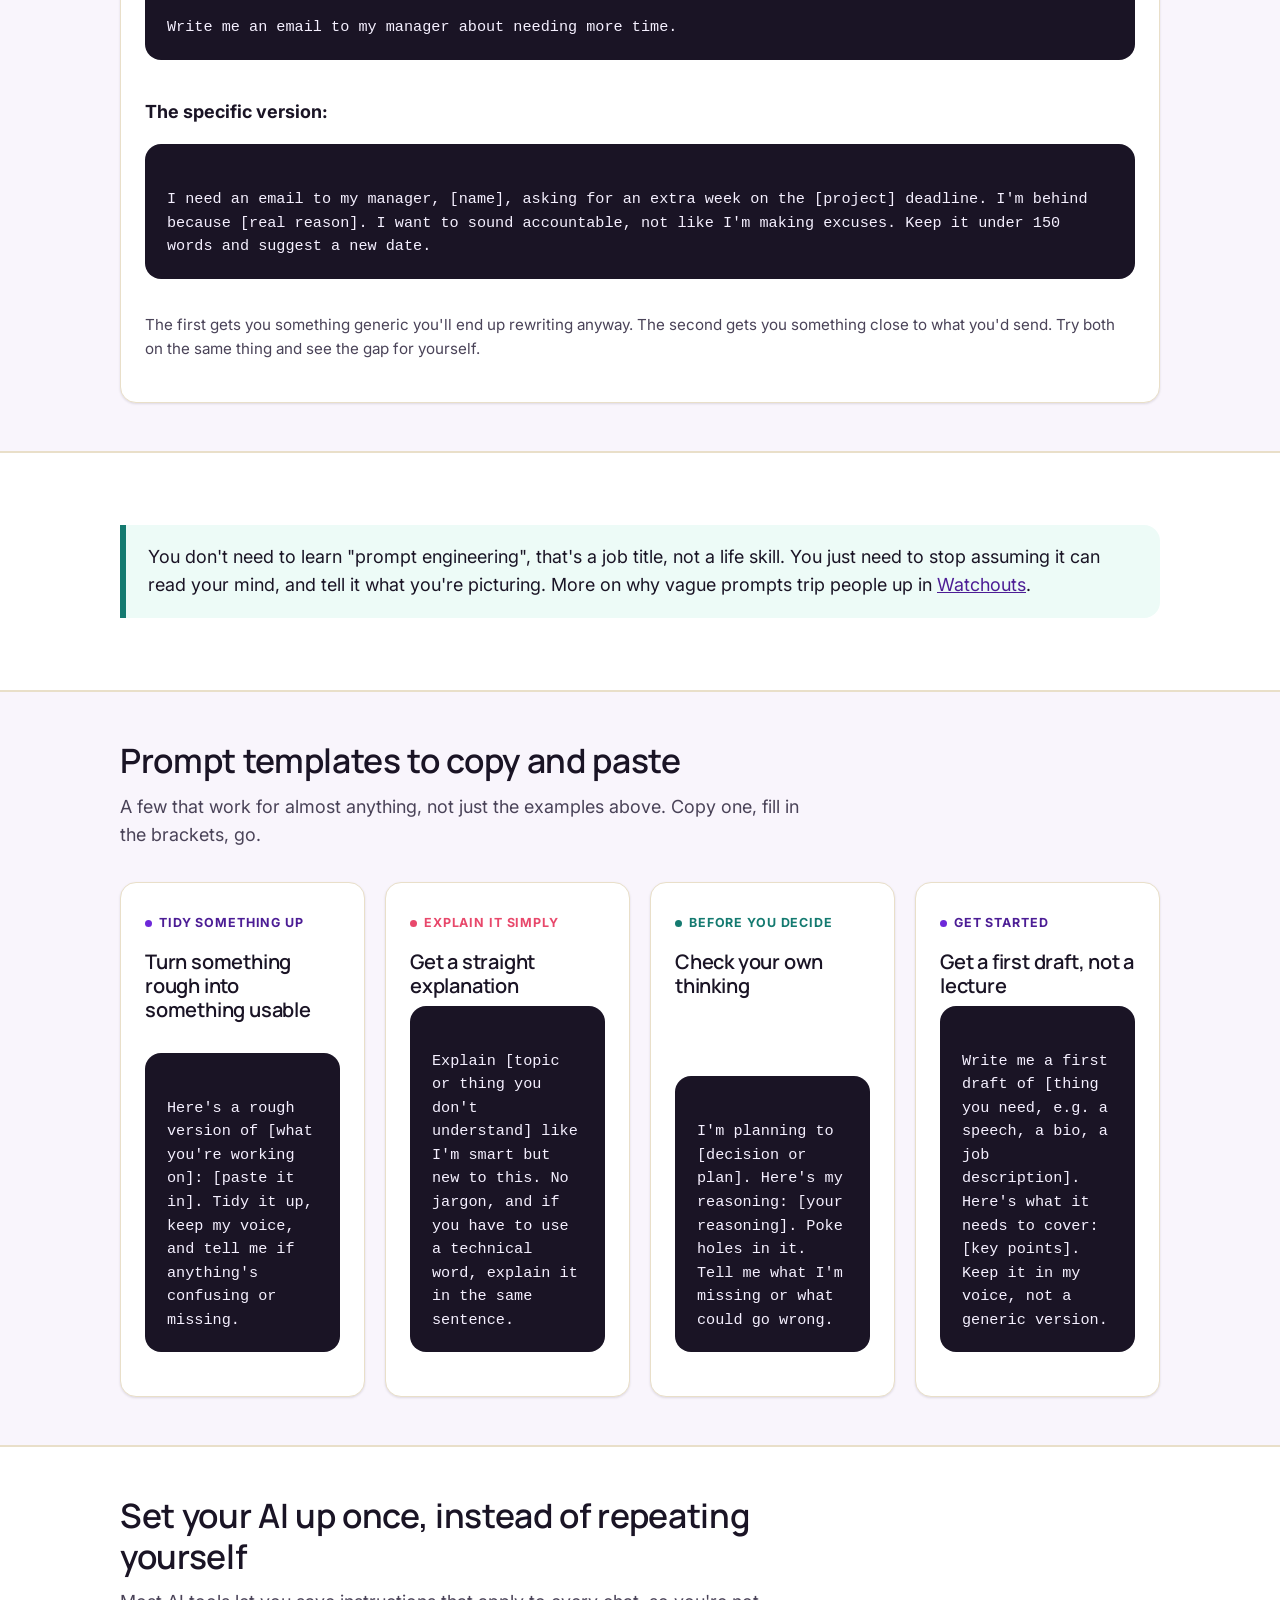
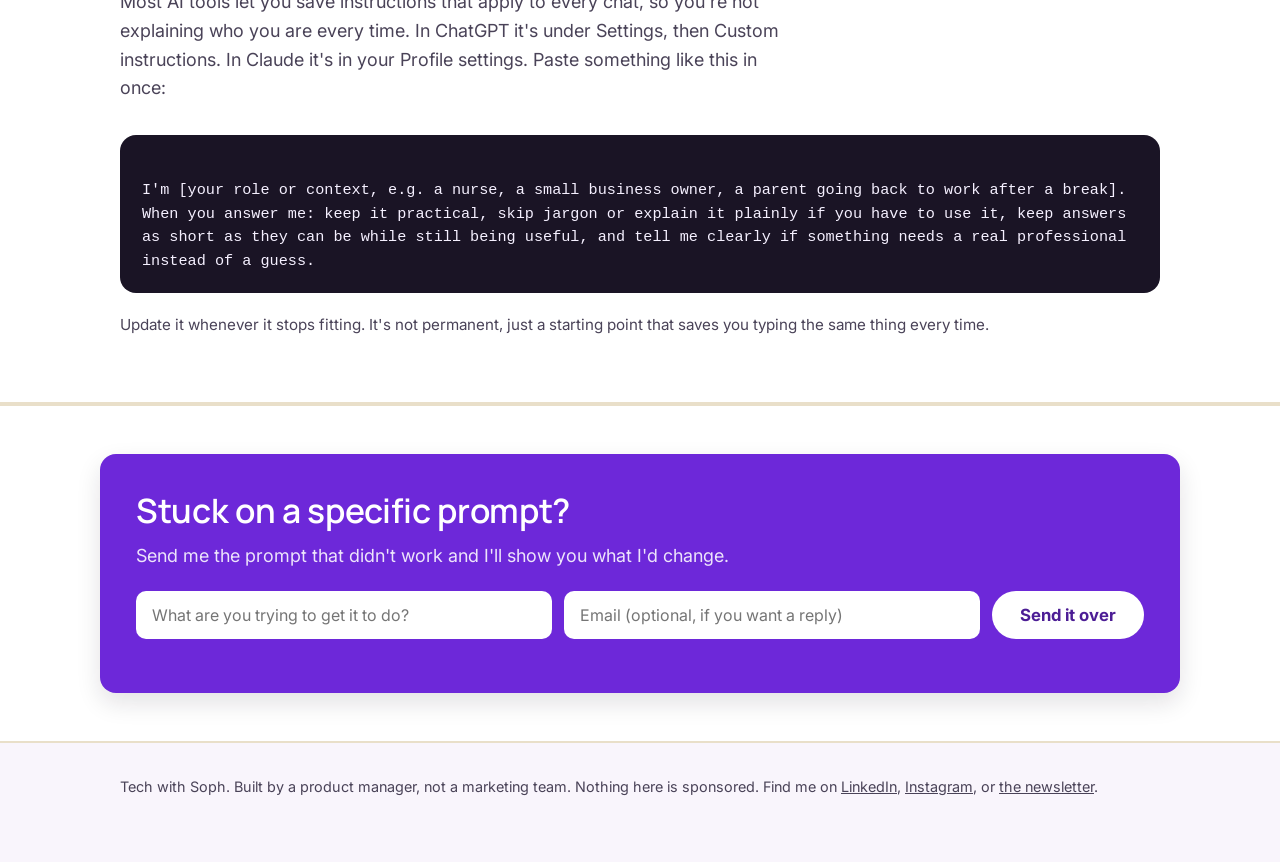
<file: prompting.html>
<html lang="en">
<head>
<meta charset="UTF-8">
<meta name="viewport" content="width=device-width, initial-scale=1.0">
<title>Tech with Soph: prompt basics</title>
<meta name="description" content="The single most-requested help topic from my own research, twice over: how to write a prompt that gets you something useful instead of generic filler.">
<link rel="preconnect" href="https://fonts.googleapis.com">
<link rel="preconnect" href="https://fonts.gstatic.com" crossorigin>
<link href="https://fonts.googleapis.com/css2?family=Manrope:wght@500;600;700;800&family=Inter:wght@400;500;600;700&display=swap" rel="stylesheet">
<link rel="stylesheet" href="css/style.css">
</head>
<body>

<header class="site-header">
  <div class="nav-row">
    <a href="index.html" class="brand" aria-label="Tech with Soph home"><span class="dot"></span></a>
    <button class="nav-toggle" type="button" aria-label="Menu" aria-expanded="false" aria-controls="site-nav"><span class="bar"></span><span class="bar"></span><span class="bar"></span></button>
    <nav class="site-nav" id="site-nav">
      <a href="index.html">Home</a>
      <a href="tools.html">AI Tool selector</a>
      <a href="prompting.html" aria-current="page">Prompt basics</a>
      <a href="use-cases.html">Use cases</a>
      <a href="glossary.html">Jargon Library</a>
      <a href="risks.html">Watchouts</a>
      <a href="coaching.html">Coaching</a>
      <a href="about.html">About</a>
    </nav>
  </div>
</header>

<main>

  <section class="hero hero-tight">
    <div class="wrap">
      <h1>Prompt basics</h1>
      <p class="lead">When I asked what people needed the most help with, this beat everything else, then it turned up again anyway, buried in the answers nobody prompted for it. So here's the whole thing properly, not a rushed paragraph at the bottom of another page.</p>
    </div>
  </section>

  <section>
    <div class="wrap">
      <div class="section-intro">
        <h2>Why your first go usually falls flat</h2>
        <p>Type "write me an email" and you'll get an email. A completely generic one, the kind anyone could have written, because that's all it had to go on. It isn't reading your mind, it's reading exactly what you typed, word for word. Vague in, vague out, every single time.</p>
      </div>
    </div>
  </section>

  <section class="alt">
    <div class="wrap">
      <div class="section-intro">
        <h2>The four things a good prompt needs</h2>
        <p>Not a course, just these four. Use whichever ones are relevant, in whatever order makes sense for what you're asking.</p>
      </div>
      <div class="grid">
        <div class="card accent-violet">
          <span class="tag tag-violet">Context</span>
          <h3>Tell it what it's working with</h3>
          <p>Who you are, what you're trying to do, what you've already tried. "I'm a nurse writing a handover note" gets you somewhere completely different to nothing at all on the subject.</p>
        </div>
        <div class="card accent-coral">
          <span class="tag tag-coral">Outcome</span>
          <h3>Say what good looks like</h3>
          <p>Not "help me plan a party", more "a party for twelve, in my flat, on a Saturday, that doesn't need me cooking on the day." The more specific the outcome, the less it has to guess.</p>
        </div>
        <div class="card accent-teal">
          <span class="tag tag-teal">Format</span>
          <h3>Tell it what shape you want back</h3>
          <p>A list, a table, three sentences, something you could read aloud. Say nothing and you'll usually get three paragraphs whether you wanted them or not.</p>
        </div>
        <div class="card">
          <span class="tag tag-violet">Constraints</span>
          <h3>Give it the boundaries</h3>
          <p>A budget, a deadline, a tone, a length. "Keep it under 100 words" or "nothing over £50" does more work than another sentence of explanation.</p>
        </div>
      </div>
    </div>
  </section>

  <section>
    <div class="wrap">
      <div class="section-intro">
        <h2>Same task, two different prompts</h2>
        <p>Same person, same email, wildly different result depending on what you type.</p>
      </div>
      <div class="card">
        <h3>Asking for help with a work email</h3>
        <p style="margin-bottom: 6px;"><strong>The vague version:</strong></p>
        <div class="prompt-block">Write me an email to my manager about needing more time.</div>
        <p style="margin-top: 18px; margin-bottom: 6px;"><strong>The specific version:</strong></p>
        <div class="prompt-block">I need an email to my manager, [name], asking for an extra week on the [project] deadline. I'm behind because [real reason]. I want to sound accountable, not like I'm making excuses. Keep it under 150 words and suggest a new date.</div>
        <p class="fine-print">The first gets you something generic you'll end up rewriting anyway. The second gets you something close to what you'd send. Try both on the same thing and see the gap for yourself.</p>
      </div>
    </div>
  </section>

  <section class="alt">
    <div class="wrap">
      <div class="callout good">
        You don't need to learn "prompt engineering", that's a job title, not a life skill. You just need to stop assuming it can read your mind, and tell it what you're picturing. More on why vague prompts trip people up in <a href="risks.html">Watchouts</a>.
      </div>
    </div>
  </section>

  <section>
    <div class="wrap">
      <div class="section-intro">
        <h2>Prompt templates to copy and paste</h2>
        <p>A few that work for almost anything, not just the examples above. Copy one, fill in the brackets, go.</p>
      </div>
      <div class="grid">
        <div class="card accent-violet prompt-card">
          <span class="tag tag-violet">Tidy something up</span>
          <h3>Turn something rough into something usable</h3>
          <div class="prompt-block">Here's a rough version of [what you're working on]: [paste it in]. Tidy it up, keep my voice, and tell me if anything's confusing or missing.</div>
        </div>
        <div class="card accent-coral prompt-card">
          <span class="tag tag-coral">Explain it simply</span>
          <h3>Get a straight explanation</h3>
          <div class="prompt-block">Explain [topic or thing you don't understand] like I'm smart but new to this. No jargon, and if you have to use a technical word, explain it in the same sentence.</div>
        </div>
        <div class="card accent-teal prompt-card">
          <span class="tag tag-teal">Before you decide</span>
          <h3>Check your own thinking</h3>
          <div class="prompt-block">I'm planning to [decision or plan]. Here's my reasoning: [your reasoning]. Poke holes in it. Tell me what I'm missing or what could go wrong.</div>
        </div>
        <div class="card prompt-card">
          <span class="tag tag-violet">Get started</span>
          <h3>Get a first draft, not a lecture</h3>
          <div class="prompt-block">Write me a first draft of [thing you need, e.g. a speech, a bio, a job description]. Here's what it needs to cover: [key points]. Keep it in my voice, not a generic version.</div>
        </div>
      </div>
    </div>
  </section>

  <section class="alt">
    <div class="wrap">
      <div class="section-intro">
        <h2>Set your AI up once, instead of repeating yourself</h2>
        <p>Most AI tools let you save instructions that apply to every chat, so you're not explaining who you are every time. In ChatGPT it's under Settings, then Custom instructions. In Claude it's in your Profile settings. Paste something like this in once:</p>
      </div>
      <div class="prompt-block">I'm [your role or context, e.g. a nurse, a small business owner, a parent going back to work after a break]. When you answer me: keep it practical, skip jargon or explain it plainly if you have to use it, keep answers as short as they can be while still being useful, and tell me clearly if something needs a real professional instead of a guess.</div>
      <p class="fine-print">Update it whenever it stops fitting. It's not permanent, just a starting point that saves you typing the same thing every time.</p>
    </div>
  </section>

  <section class="alt">
    <div class="wrap learn-form">
      <h2>Stuck on a specific prompt?</h2>
      <p>Send me the prompt that didn't work and I'll show you what I'd change.</p>
      <form name="learn-request" method="POST" data-netlify="true" netlify-honeypot="bot-field" data-ajax-form>
        <input type="hidden" name="form-name" value="learn-request">
        <input type="hidden" name="source" value="prompting">
        <p hidden><label>Don't fill this out: <input name="bot-field"></label></p>
        <input type="text" name="topic" placeholder="What are you trying to get it to do?" required>
        <input type="email" name="email" placeholder="Email (optional, if you want a reply)">
        <button type="submit" class="btn btn-primary">Send it over</button>
      </form>
<div class="form-status" hidden></div>
    </div>
  </section>

</main>

<footer class="site-footer">
  <div class="wrap">
    <p>Tech with Soph. Built by a product manager, not a marketing team. Nothing here is sponsored. Find me on <a href="https://www.linkedin.com/in/sophiebizley/" target="_blank" rel="noopener">LinkedIn</a>, <a href="https://www.instagram.com/techwithsoph/" target="_blank" rel="noopener">Instagram</a>, or <a href="https://substack.com/@techwithsoph" target="_blank" rel="noopener">the newsletter</a>.</p>
  </div>
</footer>

<script src="js/copy-prompt.js"></script>

<script src="js/form-feedback.js"></script>

<script src="js/nav-toggle.js"></script>

<script src="js/step-reveal.js"></script>

</body>
</html>
</file>
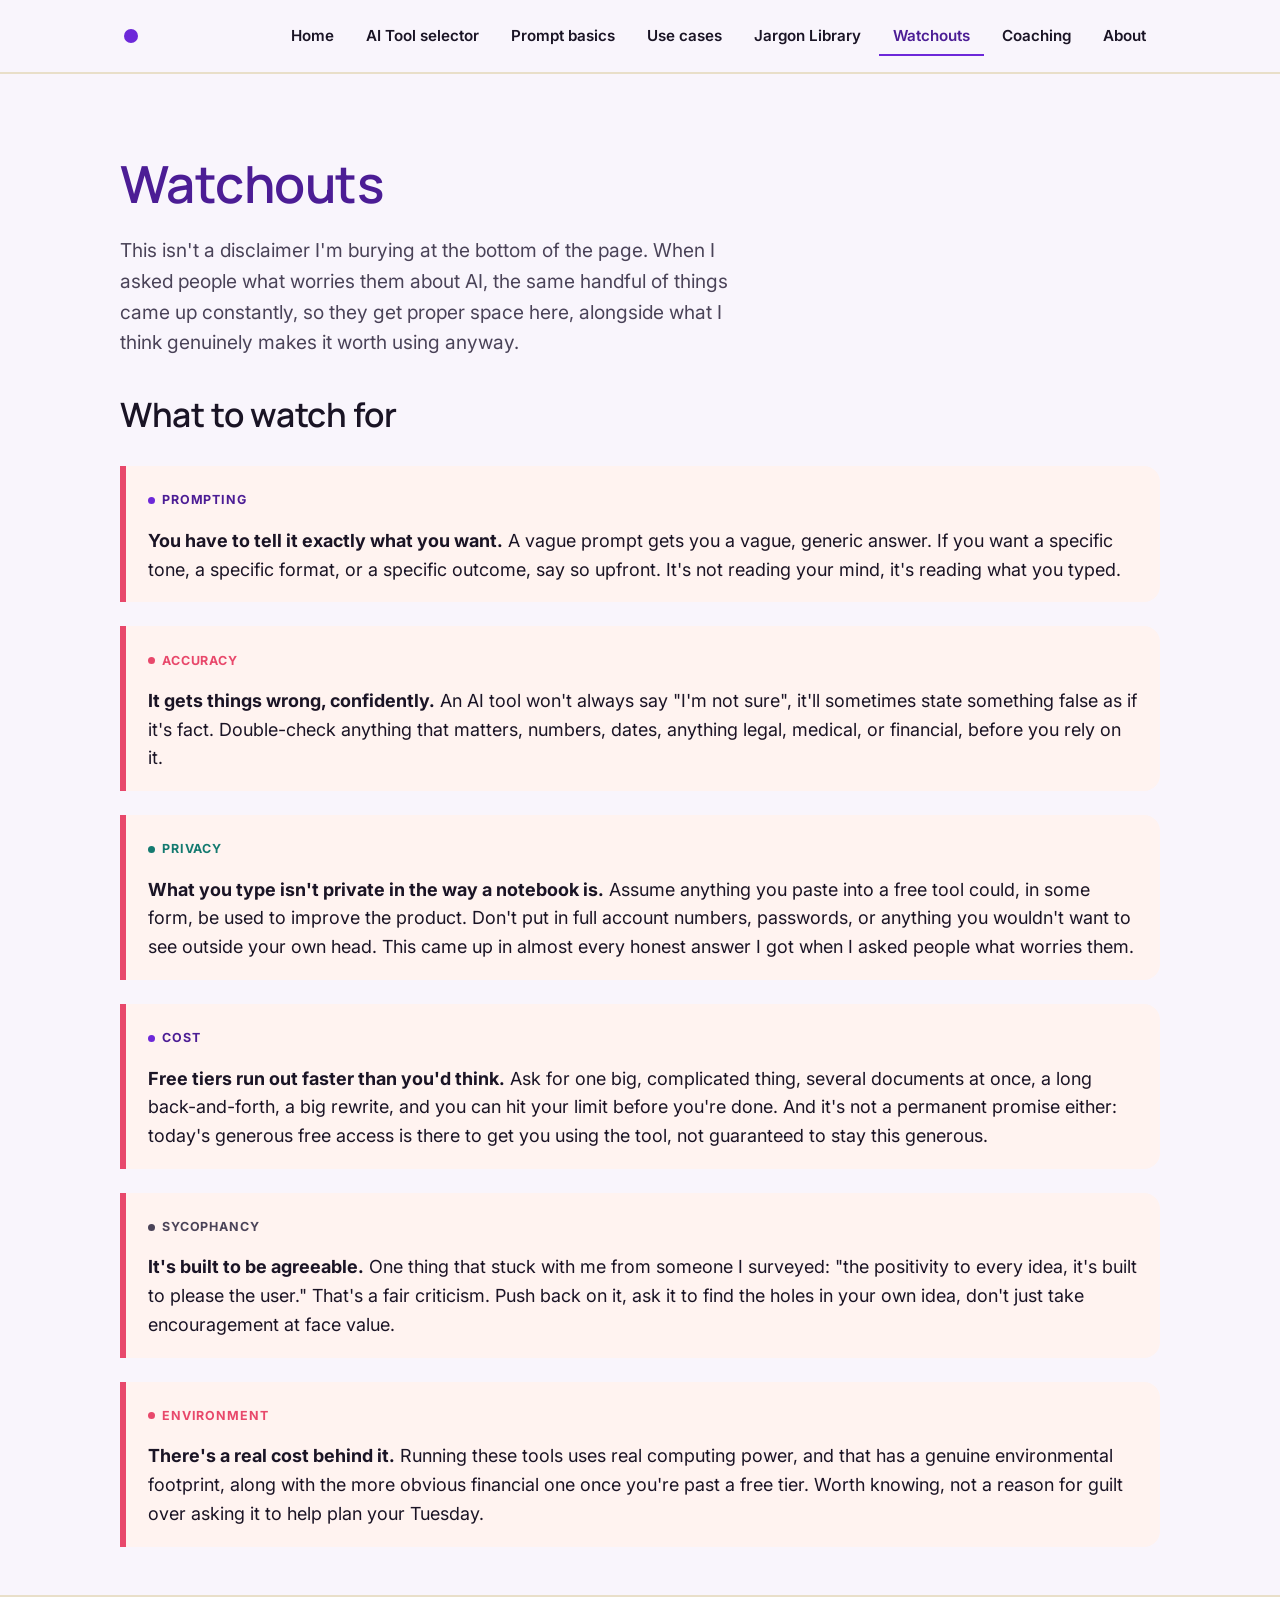
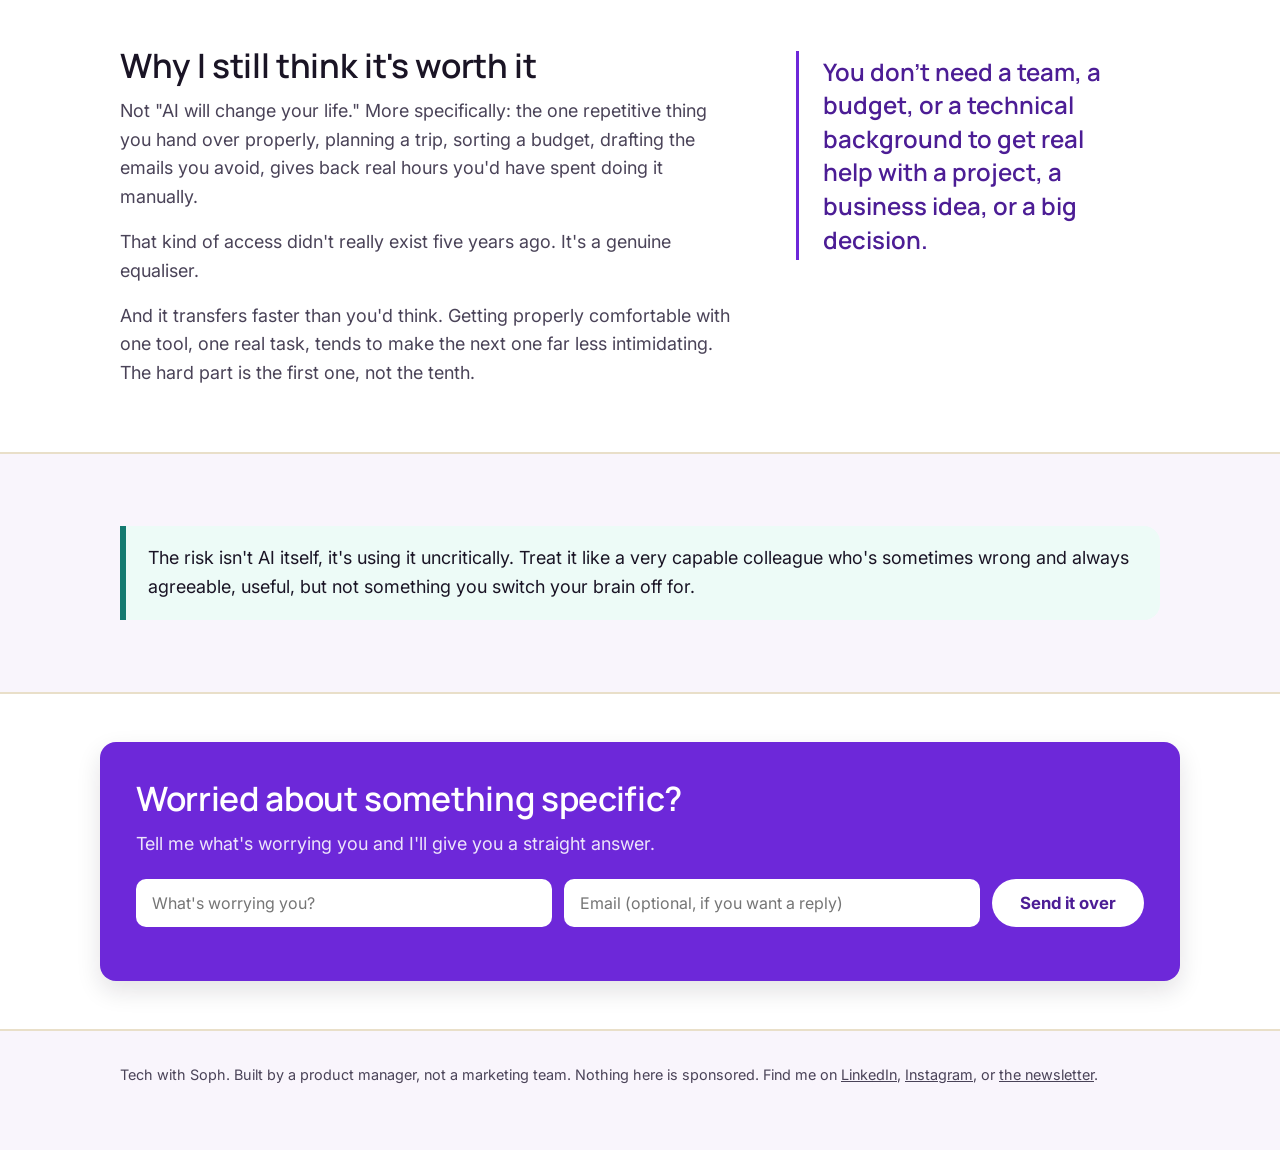
<file: risks.html>
<html lang="en">
<head>
<meta charset="UTF-8">
<meta name="viewport" content="width=device-width, initial-scale=1.0">
<title>Tech with Soph: watchouts</title>
<meta name="description" content="An honest look at where AI tools trip people up, and what's genuinely worth it, no hype either direction.">
<link rel="preconnect" href="https://fonts.googleapis.com">
<link rel="preconnect" href="https://fonts.gstatic.com" crossorigin>
<link href="https://fonts.googleapis.com/css2?family=Manrope:wght@500;600;700;800&family=Inter:wght@400;500;600;700&display=swap" rel="stylesheet">
<link rel="stylesheet" href="css/style.css">
</head>
<body>

<header class="site-header">
  <div class="nav-row">
    <a href="index.html" class="brand" aria-label="Tech with Soph home"><span class="dot"></span></a>
    <button class="nav-toggle" type="button" aria-label="Menu" aria-expanded="false" aria-controls="site-nav"><span class="bar"></span><span class="bar"></span><span class="bar"></span></button>
    <nav class="site-nav" id="site-nav">
      <a href="index.html">Home</a>
      <a href="tools.html">AI Tool selector</a>
      <a href="prompting.html">Prompt basics</a>
      <a href="use-cases.html">Use cases</a>
      <a href="glossary.html">Jargon Library</a>
      <a href="risks.html" aria-current="page">Watchouts</a>
      <a href="coaching.html">Coaching</a>
      <a href="about.html">About</a>
    </nav>
  </div>
</header>

<main>

  <section class="hero hero-tight">
    <div class="wrap">
      <h1>Watchouts</h1>
      <p class="lead">This isn't a disclaimer I'm burying at the bottom of the page. When I asked people what worries them about AI, the same handful of things came up constantly, so they get proper space here, alongside what I think genuinely makes it worth using anyway.</p>
    </div>
  </section>

  <section>
    <div class="wrap">
      <div class="section-intro">
        <h2>What to watch for</h2>
      </div>

      <div class="callout-stack">
      <div class="callout">
        <span class="tag tag-violet">Prompting</span><br>
        <strong>You have to tell it exactly what you want.</strong> A vague prompt gets you a vague, generic answer. If you want a specific tone, a specific format, or a specific outcome, say so upfront. It's not reading your mind, it's reading what you typed.
      </div>

      <div class="callout">
        <span class="tag tag-coral">Accuracy</span><br>
        <strong>It gets things wrong, confidently.</strong> An AI tool won't always say "I'm not sure", it'll sometimes state something false as if it's fact. Double-check anything that matters, numbers, dates, anything legal, medical, or financial, before you rely on it.
      </div>

      <div class="callout">
        <span class="tag tag-teal">Privacy</span><br>
        <strong>What you type isn't private in the way a notebook is.</strong> Assume anything you paste into a free tool could, in some form, be used to improve the product. Don't put in full account numbers, passwords, or anything you wouldn't want to see outside your own head. This came up in almost every honest answer I got when I asked people what worries them.
      </div>

      <div class="callout">
        <span class="tag tag-violet">Cost</span><br>
        <strong>Free tiers run out faster than you'd think.</strong> Ask for one big, complicated thing, several documents at once, a long back-and-forth, a big rewrite, and you can hit your limit before you're done. And it's not a permanent promise either: today's generous free access is there to get you using the tool, not guaranteed to stay this generous.
      </div>

      <div class="callout">
        <span class="tag tag-muted">Sycophancy</span><br>
        <strong>It's built to be agreeable.</strong> One thing that stuck with me from someone I surveyed: "the positivity to every idea, it's built to please the user." That's a fair criticism. Push back on it, ask it to find the holes in your own idea, don't just take encouragement at face value.
      </div>

      <div class="callout">
        <span class="tag tag-coral">Environment</span><br>
        <strong>There's a real cost behind it.</strong> Running these tools uses real computing power, and that has a genuine environmental footprint, along with the more obvious financial one once you're past a free tier. Worth knowing, not a reason for guilt over asking it to help plan your Tuesday.
      </div>
      </div>
    </div>
  </section>

  <section class="alt">
    <div class="wrap">
      <div class="editorial-row">
        <div class="editorial">
          <h2>Why I still think it's worth it</h2>
          <p>Not "AI will change your life." More specifically: the one repetitive thing you hand over properly, planning a trip, sorting a budget, drafting the emails you avoid, gives back real hours you'd have spent doing it manually.</p>
          <p>That kind of access didn't really exist five years ago. It's a genuine equaliser.</p>
          <p>And it transfers faster than you'd think. Getting properly comfortable with one tool, one real task, tends to make the next one far less intimidating. The hard part is the first one, not the tenth.</p>
        </div>
        <blockquote class="editorial-pull">You don't need a team, a budget, or a technical background to get real help with a project, a business idea, or a big decision.</blockquote>
      </div>
    </div>
  </section>

  <section>
    <div class="wrap">
      <div class="callout good">
        The risk isn't AI itself, it's using it uncritically. Treat it like a very capable colleague who's sometimes wrong and always agreeable, useful, but not something you switch your brain off for.
      </div>
    </div>
  </section>

  <section class="alt">
    <div class="wrap learn-form">
      <h2>Worried about something specific?</h2>
      <p>Tell me what's worrying you and I'll give you a straight answer.</p>
      <form name="learn-request" method="POST" data-netlify="true" netlify-honeypot="bot-field" data-ajax-form>
        <input type="hidden" name="form-name" value="learn-request">
        <input type="hidden" name="source" value="risks">
        <p hidden><label>Don't fill this out: <input name="bot-field"></label></p>
        <input type="text" name="topic" placeholder="What's worrying you?" required>
        <input type="email" name="email" placeholder="Email (optional, if you want a reply)">
        <button type="submit" class="btn btn-primary">Send it over</button>
      </form>
<div class="form-status" hidden></div>
    </div>
  </section>

</main>

<footer class="site-footer">
  <div class="wrap">
    <p>Tech with Soph. Built by a product manager, not a marketing team. Nothing here is sponsored. Find me on <a href="https://www.linkedin.com/in/sophiebizley/" target="_blank" rel="noopener">LinkedIn</a>, <a href="https://www.instagram.com/techwithsoph/" target="_blank" rel="noopener">Instagram</a>, or <a href="https://substack.com/@techwithsoph" target="_blank" rel="noopener">the newsletter</a>.</p>
  </div>
</footer>

<script src="js/form-feedback.js"></script>

<script src="js/nav-toggle.js"></script>

</body>
</html>
</file>
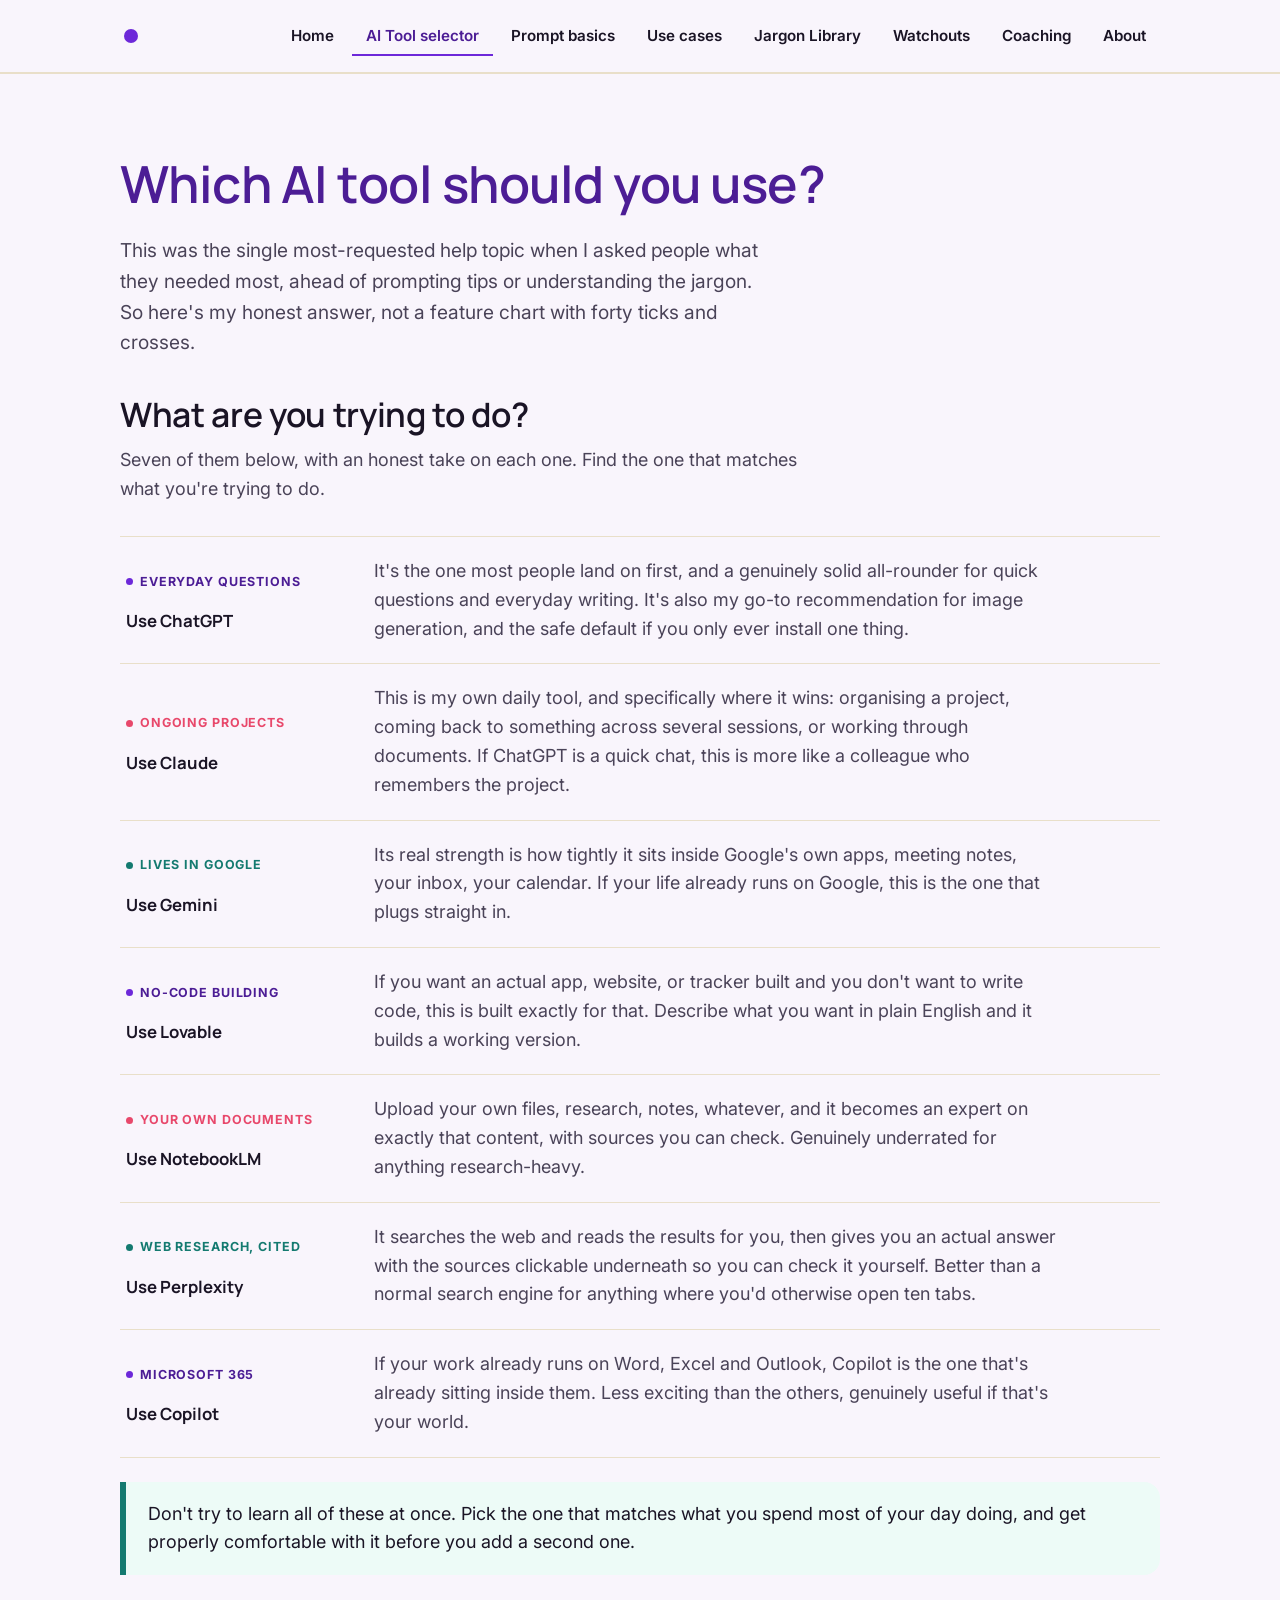
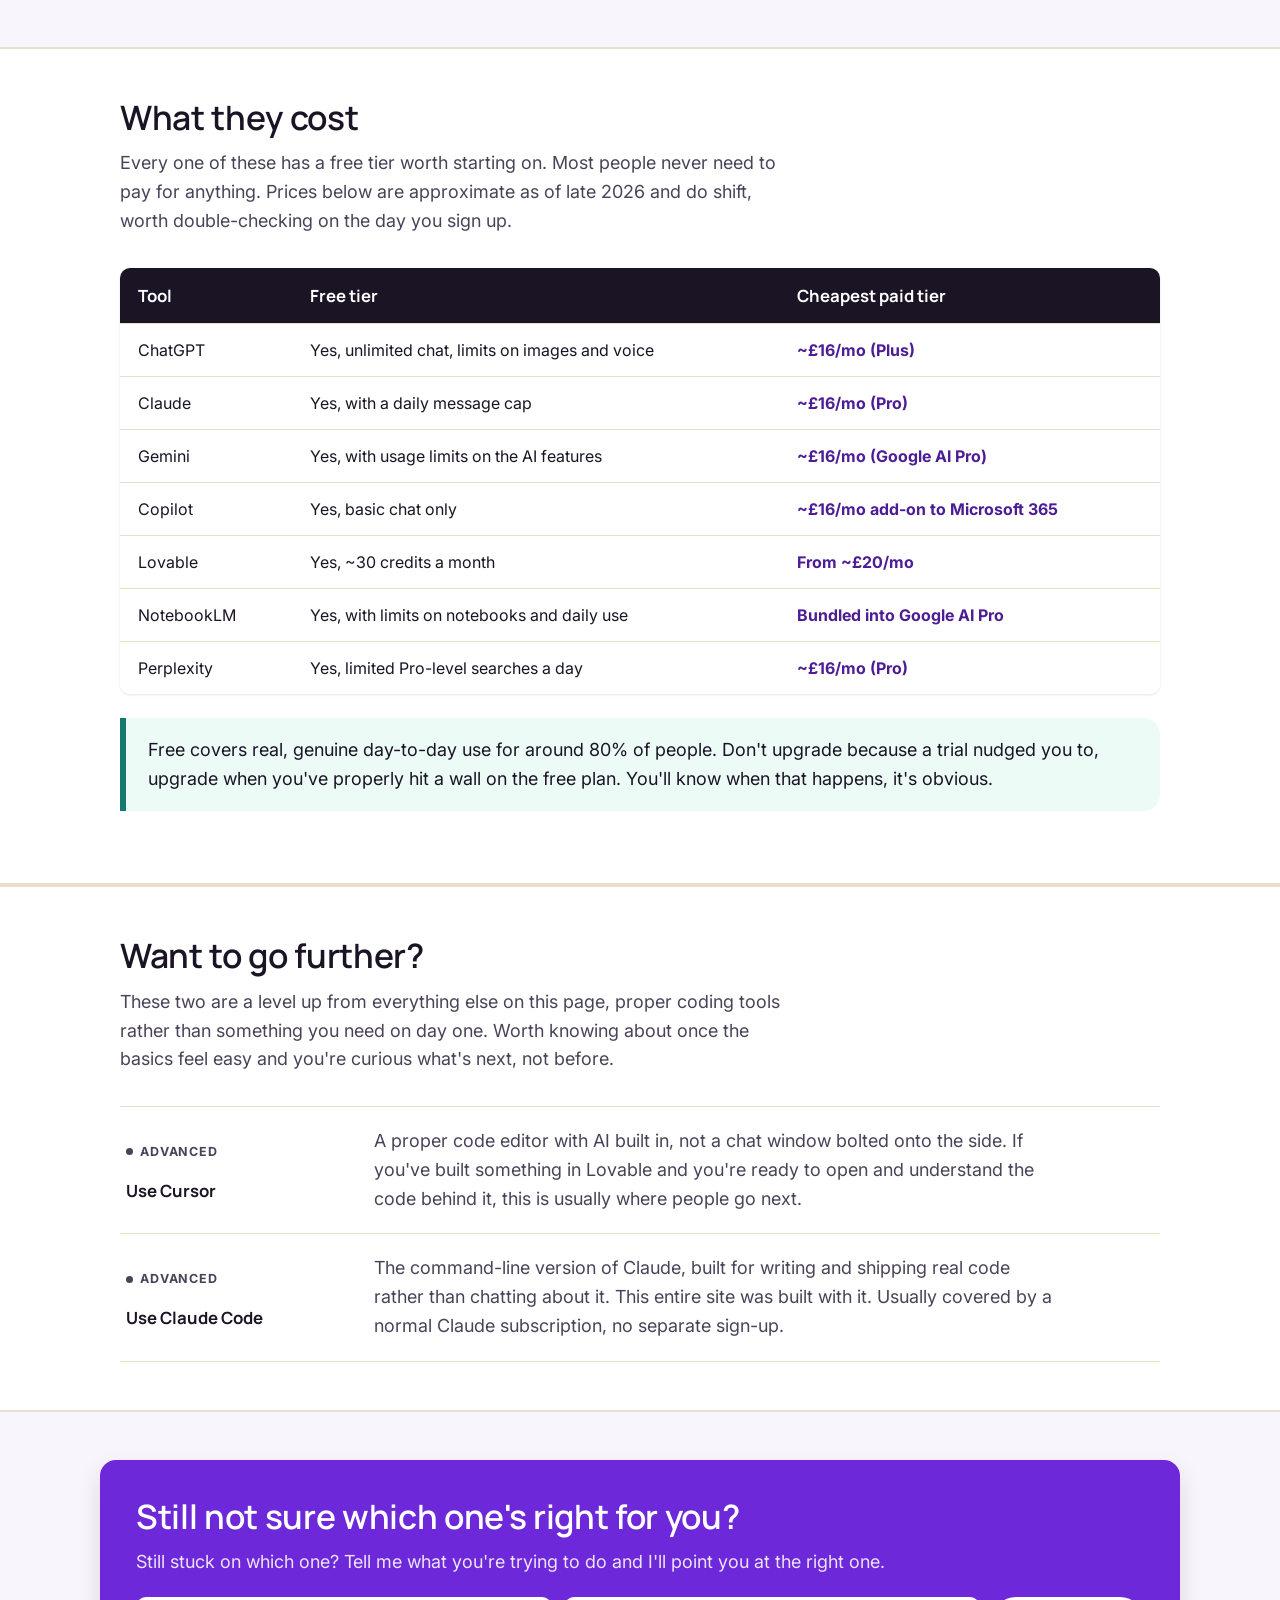
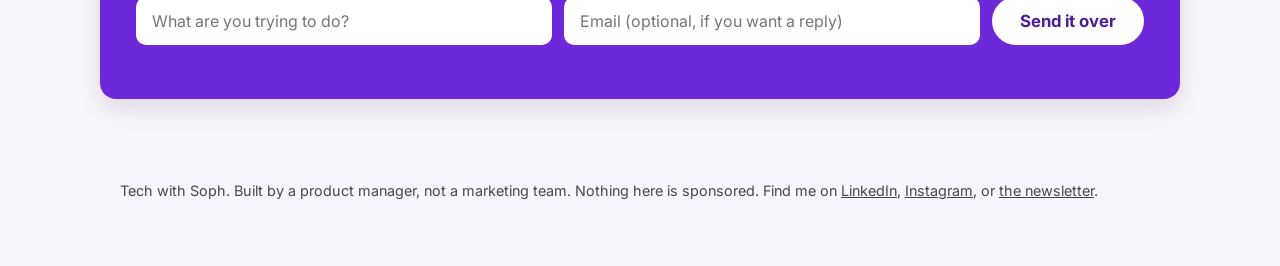
<file: tools.html>
<html lang="en">
<head>
<meta charset="UTF-8">
<meta name="viewport" content="width=device-width, initial-scale=1.0">
<title>Tech with Soph: which AI tool for what</title>
<meta name="description" content="A straight, opinionated answer to which AI tool to use for what, plus real pricing, no feature comparison chart required.">
<link rel="preconnect" href="https://fonts.googleapis.com">
<link rel="preconnect" href="https://fonts.gstatic.com" crossorigin>
<link href="https://fonts.googleapis.com/css2?family=Manrope:wght@500;600;700;800&family=Inter:wght@400;500;600;700&display=swap" rel="stylesheet">
<link rel="stylesheet" href="css/style.css">
</head>
<body>

<header class="site-header">
  <div class="nav-row">
    <a href="index.html" class="brand" aria-label="Tech with Soph home"><span class="dot"></span></a>
    <button class="nav-toggle" type="button" aria-label="Menu" aria-expanded="false" aria-controls="site-nav"><span class="bar"></span><span class="bar"></span><span class="bar"></span></button>
    <nav class="site-nav" id="site-nav">
      <a href="index.html">Home</a>
      <a href="tools.html" aria-current="page">AI Tool selector</a>
      <a href="prompting.html">Prompt basics</a>
      <a href="use-cases.html">Use cases</a>
      <a href="glossary.html">Jargon Library</a>
      <a href="risks.html">Watchouts</a>
      <a href="coaching.html">Coaching</a>
      <a href="about.html">About</a>
    </nav>
  </div>
</header>

<main>

  <section class="hero hero-tight">
    <div class="wrap">
      <h1>Which AI tool should you use?</h1>
      <p class="lead">This was the single most-requested help topic when I asked people what they needed most, ahead of prompting tips or understanding the jargon. So here's my honest answer, not a feature chart with forty ticks and crosses.</p>
    </div>
  </section>

  <section>
    <div class="wrap">

      <div class="section-intro">
        <h2>What are you trying to do?</h2>
        <p>Seven of them below, with an honest take on each one. Find the one that matches what you're trying to do.</p>
      </div>

      <div class="term-list">
        <div class="term-row" id="tool-chatgpt">
          <div class="term-name"><span class="tag tag-violet">Everyday questions</span><br>Use ChatGPT</div>
          <div class="term-def">It's the one most people land on first, and a genuinely solid all-rounder for quick questions and everyday writing. It's also my go-to recommendation for image generation, and the safe default if you only ever install one thing.</div>
        </div>
        <div class="term-row" id="tool-claude">
          <div class="term-name"><span class="tag tag-coral">Ongoing projects</span><br>Use Claude</div>
          <div class="term-def">This is my own daily tool, and specifically where it wins: organising a project, coming back to something across several sessions, or working through documents. If ChatGPT is a quick chat, this is more like a colleague who remembers the project.</div>
        </div>
        <div class="term-row" id="tool-gemini">
          <div class="term-name"><span class="tag tag-teal">Lives in Google</span><br>Use Gemini</div>
          <div class="term-def">Its real strength is how tightly it sits inside Google's own apps, meeting notes, your inbox, your calendar. If your life already runs on Google, this is the one that plugs straight in.</div>
        </div>
        <div class="term-row" id="tool-lovable">
          <div class="term-name"><span class="tag tag-violet">No-code building</span><br>Use Lovable</div>
          <div class="term-def">If you want an actual app, website, or tracker built and you don't want to write code, this is built exactly for that. Describe what you want in plain English and it builds a working version.</div>
        </div>
        <div class="term-row" id="tool-notebooklm">
          <div class="term-name"><span class="tag tag-coral">Your own documents</span><br>Use NotebookLM</div>
          <div class="term-def">Upload your own files, research, notes, whatever, and it becomes an expert on exactly that content, with sources you can check. Genuinely underrated for anything research-heavy.</div>
        </div>
        <div class="term-row" id="tool-perplexity">
          <div class="term-name"><span class="tag tag-teal">Web research, cited</span><br>Use Perplexity</div>
          <div class="term-def">It searches the web and reads the results for you, then gives you an actual answer with the sources clickable underneath so you can check it yourself. Better than a normal search engine for anything where you'd otherwise open ten tabs.</div>
        </div>
        <div class="term-row" id="tool-copilot">
          <div class="term-name"><span class="tag tag-violet">Microsoft 365</span><br>Use Copilot</div>
          <div class="term-def">If your work already runs on Word, Excel and Outlook, Copilot is the one that's already sitting inside them. Less exciting than the others, genuinely useful if that's your world.</div>
        </div>
      </div>

      <div class="callout good">
        Don't try to learn all of these at once. Pick the one that matches what you spend most of your day doing, and get properly comfortable with it before you add a second one.
      </div>
    </div>
  </section>

  <section class="alt">
    <div class="wrap">
      <div class="section-intro">
        <h2>What they cost</h2>
        <p>Every one of these has a free tier worth starting on. Most people never need to pay for anything. Prices below are approximate as of late 2026 and do shift, worth double-checking on the day you sign up.</p>
      </div>
      <p class="scroll-hint">Swipe sideways to see prices &rarr;</p>
      <div class="table-wrap">
        <table class="compare">
          <thead>
            <tr><th>Tool</th><th>Free tier</th><th>Cheapest paid tier</th></tr>
          </thead>
          <tbody>
            <tr><td>ChatGPT</td><td>Yes, unlimited chat, limits on images and voice</td><td class="price">~£16/mo (Plus)</td></tr>
            <tr><td>Claude</td><td>Yes, with a daily message cap</td><td class="price">~£16/mo (Pro)</td></tr>
            <tr><td>Gemini</td><td>Yes, with usage limits on the AI features</td><td class="price">~£16/mo (Google AI Pro)</td></tr>
            <tr><td>Copilot</td><td>Yes, basic chat only</td><td class="price">~£16/mo add-on to Microsoft 365</td></tr>
            <tr><td>Lovable</td><td>Yes, ~30 credits a month</td><td class="price">From ~£20/mo</td></tr>
            <tr><td>NotebookLM</td><td>Yes, with limits on notebooks and daily use</td><td class="price">Bundled into Google AI Pro</td></tr>
            <tr><td>Perplexity</td><td>Yes, limited Pro-level searches a day</td><td class="price">~£16/mo (Pro)</td></tr>
          </tbody>
        </table>
      </div>
      <div class="callout good" style="margin-top: 24px;">
        Free covers real, genuine day-to-day use for around 80% of people. Don't upgrade because a trial nudged you to, upgrade when you've properly hit a wall on the free plan. You'll know when that happens, it's obvious.
      </div>
    </div>
  </section>

  <section class="alt">
    <div class="wrap">
      <div class="section-intro">
        <h2>Want to go further?</h2>
        <p>These two are a level up from everything else on this page, proper coding tools rather than something you need on day one. Worth knowing about once the basics feel easy and you're curious what's next, not before.</p>
      </div>
      <div class="term-list">
        <div class="term-row" id="tool-cursor">
          <div class="term-name"><span class="tag tag-muted">Advanced</span><br>Use Cursor</div>
          <div class="term-def">A proper code editor with AI built in, not a chat window bolted onto the side. If you've built something in Lovable and you're ready to open and understand the code behind it, this is usually where people go next.</div>
        </div>
        <div class="term-row" id="tool-claude-code">
          <div class="term-name"><span class="tag tag-muted">Advanced</span><br>Use Claude Code</div>
          <div class="term-def">The command-line version of Claude, built for writing and shipping real code rather than chatting about it. This entire site was built with it. Usually covered by a normal Claude subscription, no separate sign-up.</div>
        </div>
      </div>
    </div>
  </section>

  <section>
    <div class="wrap learn-form">
      <h2>Still not sure which one's right for you?</h2>
      <p>Still stuck on which one? Tell me what you're trying to do and I'll point you at the right one.</p>
      <form name="learn-request" method="POST" data-netlify="true" netlify-honeypot="bot-field" data-ajax-form>
        <input type="hidden" name="form-name" value="learn-request">
        <input type="hidden" name="source" value="tools">
        <p hidden><label>Don't fill this out: <input name="bot-field"></label></p>
        <input type="text" name="topic" placeholder="What are you trying to do?" required>
        <input type="email" name="email" placeholder="Email (optional, if you want a reply)">
        <button type="submit" class="btn btn-primary">Send it over</button>
      </form>
<div class="form-status" hidden></div>
    </div>
  </section>

</main>

<footer class="site-footer">
  <div class="wrap">
    <p>Tech with Soph. Built by a product manager, not a marketing team. Nothing here is sponsored. Find me on <a href="https://www.linkedin.com/in/sophiebizley/" target="_blank" rel="noopener">LinkedIn</a>, <a href="https://www.instagram.com/techwithsoph/" target="_blank" rel="noopener">Instagram</a>, or <a href="https://substack.com/@techwithsoph" target="_blank" rel="noopener">the newsletter</a>.</p>
  </div>
</footer>

<script src="js/form-feedback.js"></script>

<script src="js/nav-toggle.js"></script>

<script src="js/step-reveal.js"></script>

</body>
</html>
</file>
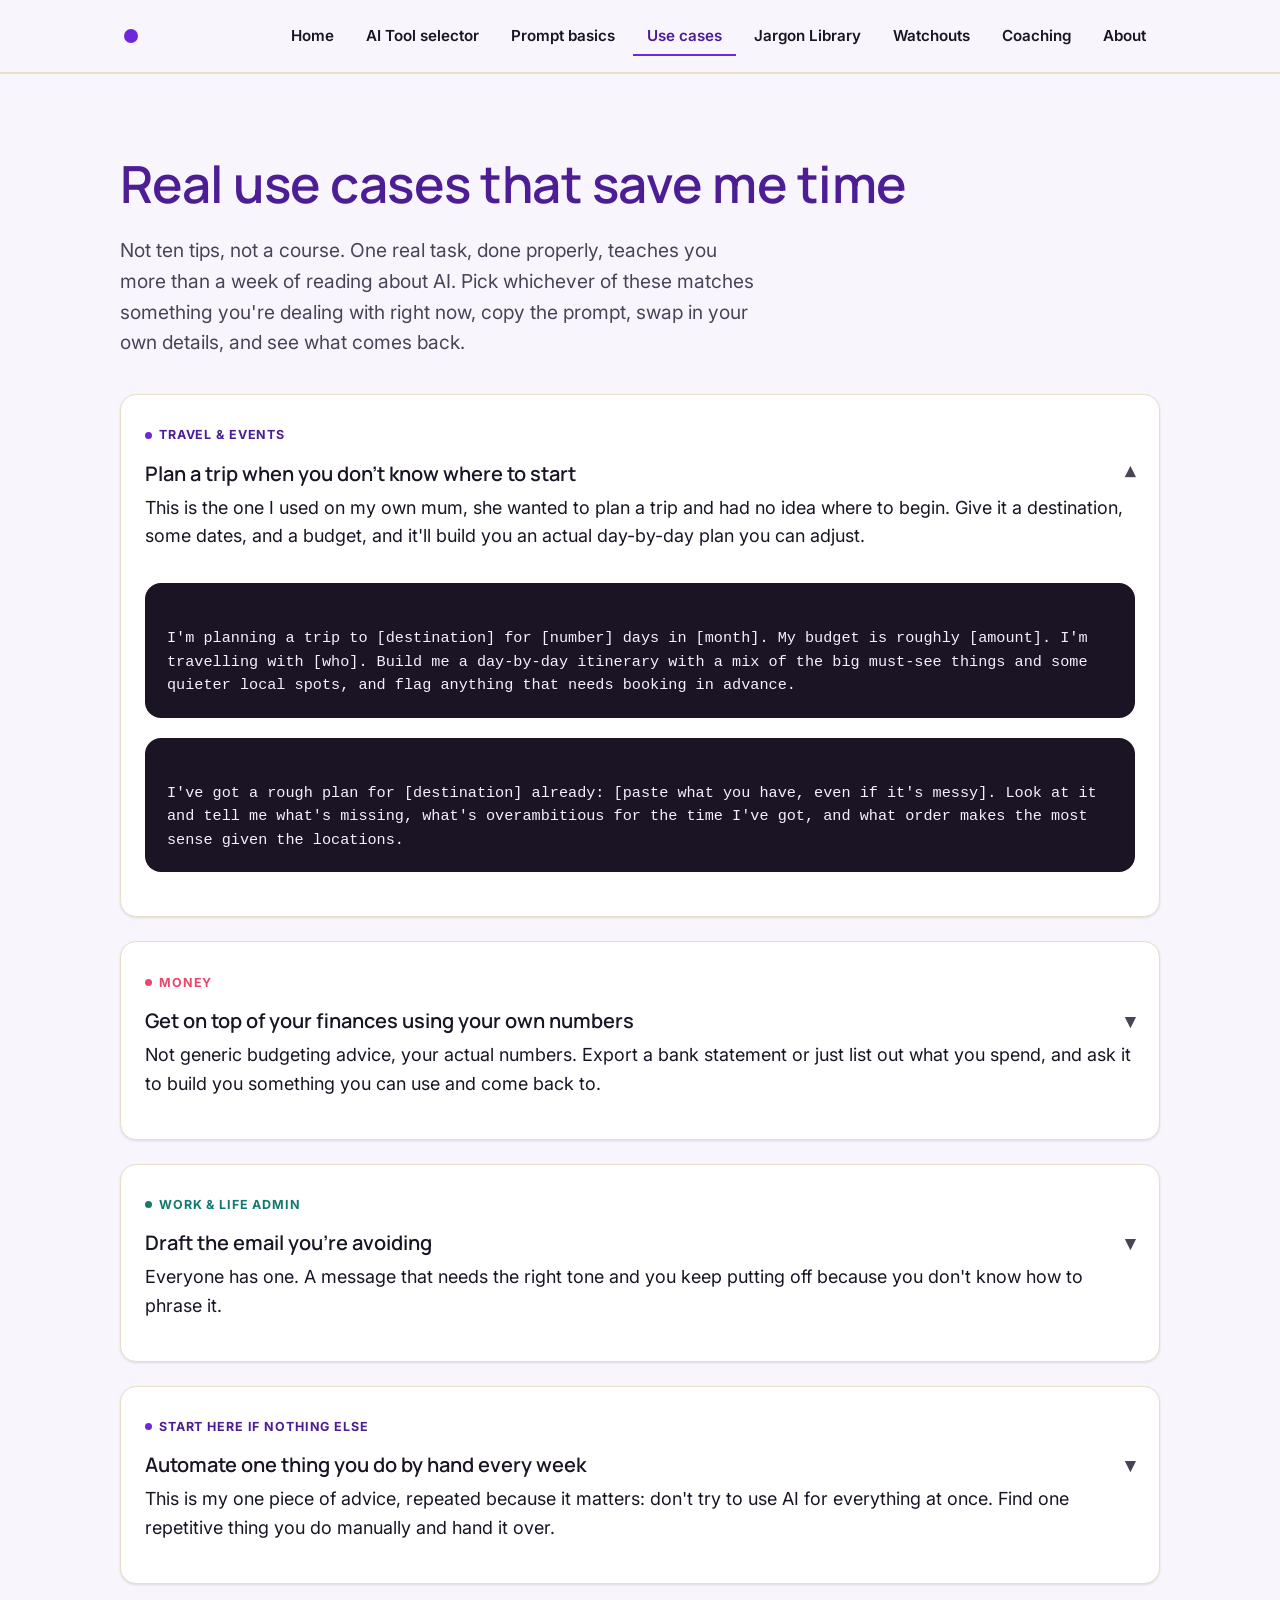
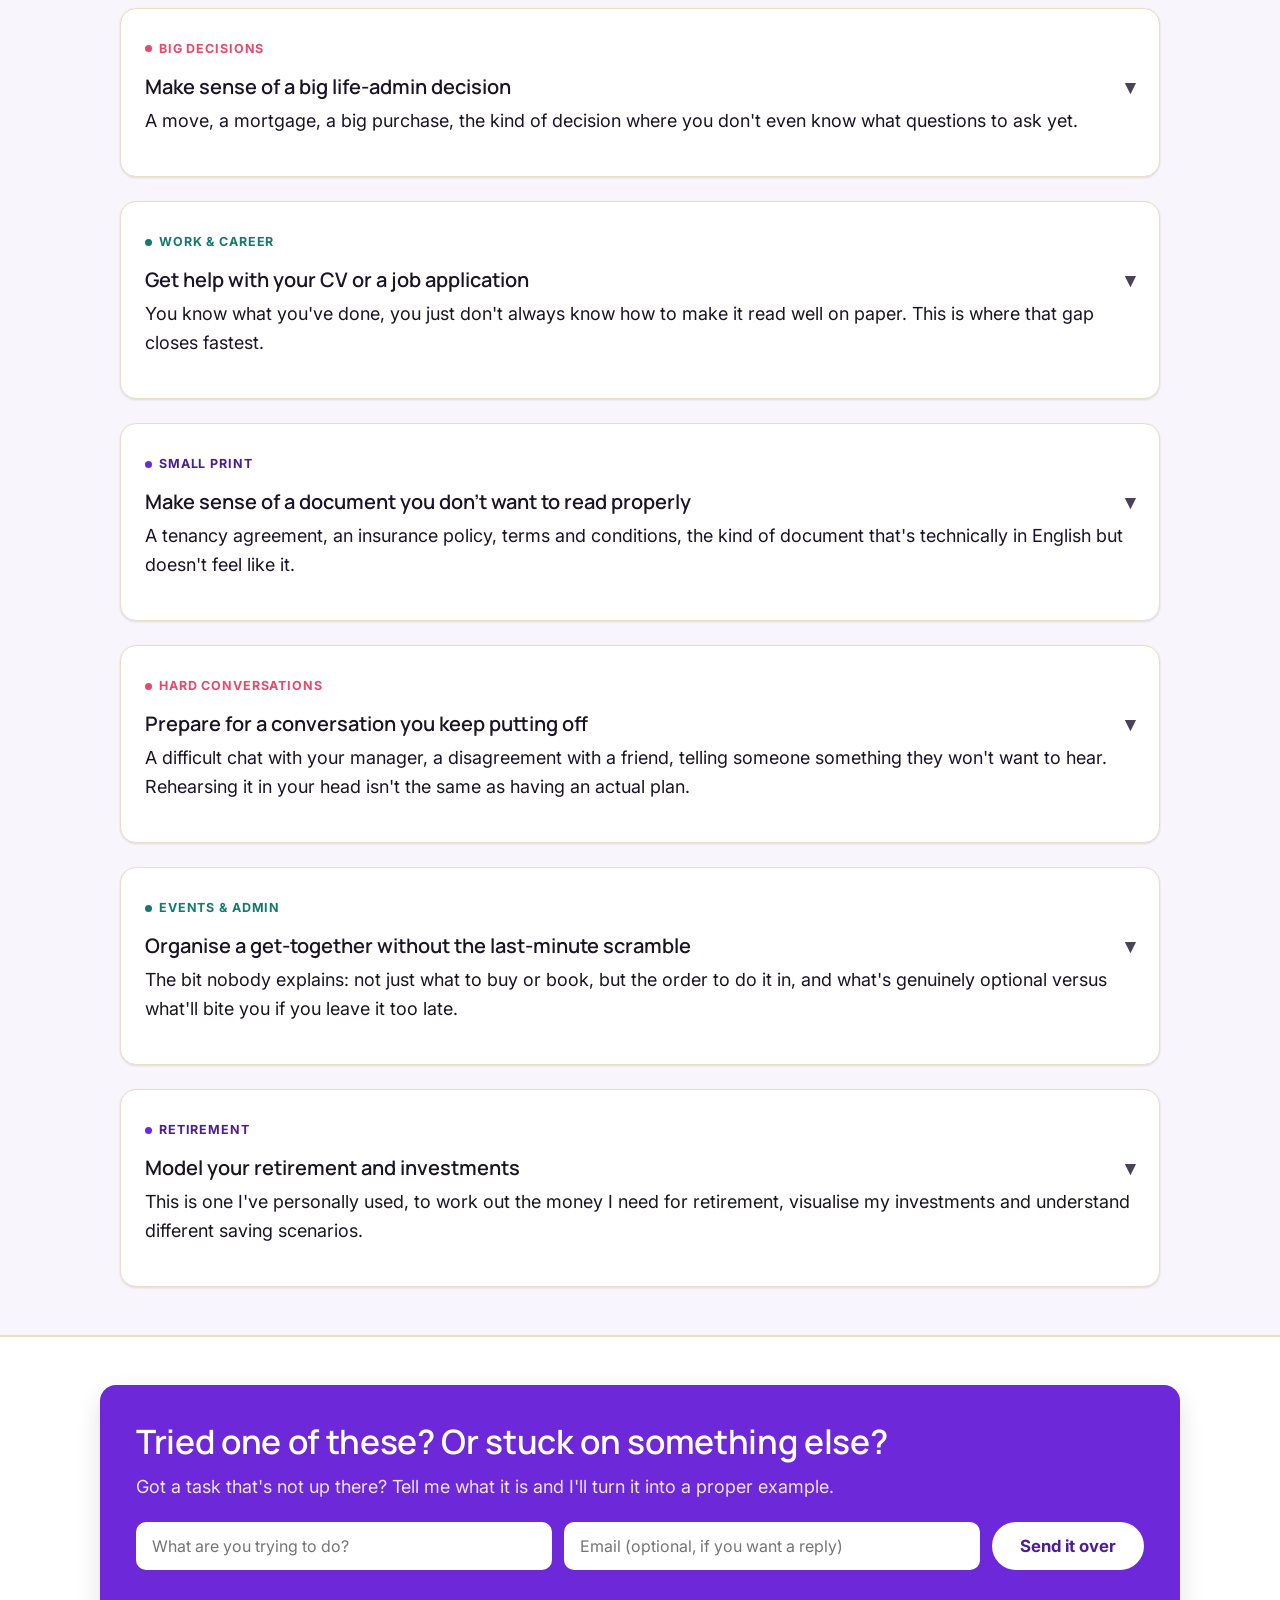
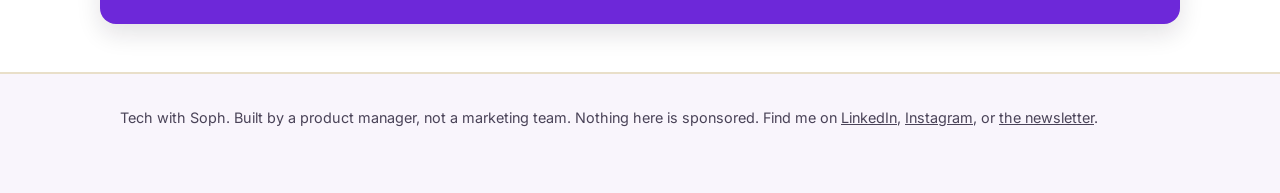
<file: use-cases.html>
<html lang="en">
<head>
<meta charset="UTF-8">
<meta name="viewport" content="width=device-width, initial-scale=1.0">
<title>Tech with Soph: try this today</title>
<meta name="description" content="Real AI use cases with copy-paste prompts you can try right now, no prompting course required.">
<link rel="preconnect" href="https://fonts.googleapis.com">
<link rel="preconnect" href="https://fonts.gstatic.com" crossorigin>
<link href="https://fonts.googleapis.com/css2?family=Manrope:wght@500;600;700;800&family=Inter:wght@400;500;600;700&display=swap" rel="stylesheet">
<link rel="stylesheet" href="css/style.css">
</head>
<body>

<header class="site-header">
  <div class="nav-row">
    <a href="index.html" class="brand" aria-label="Tech with Soph home"><span class="dot"></span></a>
    <button class="nav-toggle" type="button" aria-label="Menu" aria-expanded="false" aria-controls="site-nav"><span class="bar"></span><span class="bar"></span><span class="bar"></span></button>
    <nav class="site-nav" id="site-nav">
      <a href="index.html">Home</a>
      <a href="tools.html">AI Tool selector</a>
      <a href="prompting.html">Prompt basics</a>
      <a href="use-cases.html" aria-current="page">Use cases</a>
      <a href="glossary.html">Jargon Library</a>
      <a href="risks.html">Watchouts</a>
      <a href="coaching.html">Coaching</a>
      <a href="about.html">About</a>
    </nav>
  </div>
</header>

<main>

  <section class="hero hero-tight">
    <div class="wrap">
      <h1>Real use cases that save me time</h1>
      <p class="lead">Not ten tips, not a course. One real task, done properly, teaches you more than a week of reading about AI. Pick whichever of these matches something you're dealing with right now, copy the prompt, swap in your own details, and see what comes back.</p>
    </div>
  </section>

  <section>
    <div class="wrap">

      <div class="card-stack">
      <div class="card accent-violet">
        <span class="tag tag-violet">Travel &amp; events</span>
        <h3><button type="button" class="usecase-toggle" aria-expanded="true" aria-controls="usecase-travel-amp-events-body">Plan a trip when you don't know where to start<span class="usecase-chevron" aria-hidden="true">&#9662;</span></button></h3>
        <p>This is the one I used on my own mum, she wanted to plan a trip and had no idea where to begin. Give it a destination, some dates, and a budget, and it'll build you an actual day-by-day plan you can adjust.</p>
        <div class="usecase-body" id="usecase-travel-amp-events-body">
        <div class="prompt-block">I'm planning a trip to [destination] for [number] days in [month]. My budget is roughly [amount]. I'm travelling with [who]. Build me a day-by-day itinerary with a mix of the big must-see things and some quieter local spots, and flag anything that needs booking in advance.</div>
        <div class="prompt-block">I've got a rough plan for [destination] already: [paste what you have, even if it's messy]. Look at it and tell me what's missing, what's overambitious for the time I've got, and what order makes the most sense given the locations.</div>
        </div>
      </div>

      <div class="card accent-coral">
        <span class="tag tag-coral">Money</span>
        <h3><button type="button" class="usecase-toggle" aria-expanded="false" aria-controls="usecase-money-body">Get on top of your finances using your own numbers<span class="usecase-chevron" aria-hidden="true">&#9662;</span></button></h3>
        <p>Not generic budgeting advice, your actual numbers. Export a bank statement or just list out what you spend, and ask it to build you something you can use and come back to.</p>
        <div class="usecase-body" id="usecase-money-body" hidden>
        <div class="prompt-block">Here's what I spend in a typical month: [list your income and outgoings, or paste a bank statement export]. Build me a simple monthly budget, tell me exactly where the money's going, and suggest where I could realistically cut back without me having to give up everything I enjoy.</div>
        <div class="prompt-block">I want to save [amount] for [goal] by [date]. Based on what I've told you about my spending, work out what I'd need to save each month to hit that, and tell me honestly whether it's realistic.</div>
        <p class="fine-print">Worth knowing: don't paste in full account numbers or sort codes, you don't need them for this and it's just not necessary information to hand over. See <a href="risks.html">Watchouts</a> for more on this.</p>
        </div>
      </div>

      <div class="card accent-teal">
        <span class="tag tag-teal">Work &amp; life admin</span>
        <h3><button type="button" class="usecase-toggle" aria-expanded="false" aria-controls="usecase-work-amp-life-admin-body">Draft the email you're avoiding<span class="usecase-chevron" aria-hidden="true">&#9662;</span></button></h3>
        <p>Everyone has one. A message that needs the right tone and you keep putting off because you don't know how to phrase it.</p>
        <div class="usecase-body" id="usecase-work-amp-life-admin-body" hidden>
        <div class="prompt-block">I need to write an email to [who] about [what's happening]. I want to come across as [e.g. firm but fair / apologetic but clear / friendly but professional]. Here's roughly what I want to say: [your rough notes, doesn't need to be polished]. Write me a draft, and keep it short, nobody wants to read three paragraphs.</div>
        </div>
      </div>

      <div class="card">
        <span class="tag tag-violet">Start here if nothing else</span>
        <h3><button type="button" class="usecase-toggle" aria-expanded="false" aria-controls="usecase-start-here-if-nothing-else-body">Automate one thing you do by hand every week<span class="usecase-chevron" aria-hidden="true">&#9662;</span></button></h3>
        <p>This is my one piece of advice, repeated because it matters: don't try to use AI for everything at once. Find one repetitive thing you do manually and hand it over.</p>
        <div class="usecase-body" id="usecase-start-here-if-nothing-else-body" hidden>
        <div class="prompt-block">Every week I have to [describe the repetitive task, e.g. "write a summary of what happened for my team" or "go through receipts and work out what to claim back"]. Here's what that usually involves: [describe your current process]. Suggest a simpler way to do this, and if it's something you can help me build (like a template, a checklist, or a small tracker), build it with me now.</div>
        </div>
      </div>

      <div class="card">
        <span class="tag tag-coral">Big decisions</span>
        <h3><button type="button" class="usecase-toggle" aria-expanded="false" aria-controls="usecase-big-decisions-body">Make sense of a big life-admin decision<span class="usecase-chevron" aria-hidden="true">&#9662;</span></button></h3>
        <p>A move, a mortgage, a big purchase, the kind of decision where you don't even know what questions to ask yet.</p>
        <div class="usecase-body" id="usecase-big-decisions-body" hidden>
        <div class="prompt-block">I'm trying to decide whether to [describe the decision, e.g. "remortgage now or wait", "buy or lease a car", "move to a new area"]. Here's what I know so far: [your situation and any numbers you have]. Don't just give me an answer, tell me what questions I should be asking, and what I'd need to find out before I could decide properly.</div>
        <p class="fine-print">Use this to get organised and ask better questions, not as a replacement for real financial or legal advice on anything big. More on that in <a href="risks.html">Watchouts</a>.</p>
        </div>
      </div>

      <div class="card">
        <span class="tag tag-teal">Work &amp; career</span>
        <h3><button type="button" class="usecase-toggle" aria-expanded="false" aria-controls="usecase-work-amp-career-body">Get help with your CV or a job application<span class="usecase-chevron" aria-hidden="true">&#9662;</span></button></h3>
        <p>You know what you've done, you just don't always know how to make it read well on paper. This is where that gap closes fastest.</p>
        <div class="usecase-body" id="usecase-work-amp-career-body" hidden>
        <div class="prompt-block">Here's my current CV: [paste it in, or describe your work history]. I'm applying for [role or type of job]. Rewrite it to highlight what's relevant to this role, cut anything that isn't pulling its weight, and flag anything that reads vague or like corporate filler.</div>
        </div>
      </div>

      <div class="card">
        <span class="tag tag-violet">Small print</span>
        <h3><button type="button" class="usecase-toggle" aria-expanded="false" aria-controls="usecase-small-print-body">Make sense of a document you don't want to read properly<span class="usecase-chevron" aria-hidden="true">&#9662;</span></button></h3>
        <p>A tenancy agreement, an insurance policy, terms and conditions, the kind of document that's technically in English but doesn't feel like it.</p>
        <div class="usecase-body" id="usecase-small-print-body" hidden>
        <div class="prompt-block">Here's a document I need to understand properly: [paste the text, or the key sections]. Explain what it means in plain English, flag anything unusual or worth double-checking, and tell me what questions I should ask before I sign or agree to anything.</div>
        <p class="fine-print">Use this to understand what you're looking at, not as a replacement for real legal advice on anything that matters. More on that in <a href="risks.html">Watchouts</a>.</p>
        </div>
      </div>

      <div class="card">
        <span class="tag tag-coral">Hard conversations</span>
        <h3><button type="button" class="usecase-toggle" aria-expanded="false" aria-controls="usecase-hard-conversations-body">Prepare for a conversation you keep putting off<span class="usecase-chevron" aria-hidden="true">&#9662;</span></button></h3>
        <p>A difficult chat with your manager, a disagreement with a friend, telling someone something they won't want to hear. Rehearsing it in your head isn't the same as having an actual plan.</p>
        <div class="usecase-body" id="usecase-hard-conversations-body" hidden>
        <div class="prompt-block">I need to have a conversation with [who] about [what's going on]. Here's the situation: [describe it honestly, including how you're feeling about it]. Help me think through how to open it, what I want to get out of it, and how to stay calm if it doesn't go the way I hope.</div>
        </div>
      </div>

      <div class="card">
        <span class="tag tag-teal">Events &amp; admin</span>
        <h3><button type="button" class="usecase-toggle" aria-expanded="false" aria-controls="usecase-events-amp-admin-body">Organise a get-together without the last-minute scramble<span class="usecase-chevron" aria-hidden="true">&#9662;</span></button></h3>
        <p>The bit nobody explains: not just what to buy or book, but the order to do it in, and what's genuinely optional versus what'll bite you if you leave it too late.</p>
        <div class="usecase-body" id="usecase-events-amp-admin-body" hidden>
        <div class="prompt-block">I'm organising [event, e.g. a birthday, a leaving do, a family get-together] for [number] people on [date]. Here's what I know so far: [venue, budget, any must-haves]. Build me a checklist of everything that needs sorting and by when, and flag what I'm probably forgetting.</div>
        </div>
      </div>

      <div class="card">
        <span class="tag tag-violet">Retirement</span>
        <h3><button type="button" class="usecase-toggle" aria-expanded="false" aria-controls="usecase-retirement-body">Model your retirement and investments<span class="usecase-chevron" aria-hidden="true">&#9662;</span></button></h3>
        <p>This is one I've personally used, to work out the money I need for retirement, visualise my investments and understand different saving scenarios.</p>
        <div class="usecase-body" id="usecase-retirement-body" hidden>
        <div class="prompt-block">I'm [age] and want to retire around [target age] with roughly [income or lifestyle] a year to live on. I currently have [pension/investment balances] and I'm putting away [contribution amount] a month. Model out where that gets me by [target age], then show me two or three alternative scenarios if I saved [different amount] a month instead. Be upfront about the assumptions you're making (growth rate, inflation), and flag anything that makes the numbers shaky.</div>
        <p class="fine-print">Worth knowing: don't paste in full account numbers, and treat what comes back as a way to understand your own numbers and ask sharper questions, not as a replacement for regulated financial advice, especially before you change anything based on it. More on that in <a href="risks.html">Watchouts</a>.</p>
        </div>
      </div>
      </div>

    </div>
  </section>

  <section class="alt">
    <div class="wrap learn-form">
      <h2>Tried one of these? Or stuck on something else?</h2>
      <p>Got a task that's not up there? Tell me what it is and I'll turn it into a proper example.</p>
      <form name="learn-request" method="POST" data-netlify="true" netlify-honeypot="bot-field" data-ajax-form>
        <input type="hidden" name="form-name" value="learn-request">
        <input type="hidden" name="source" value="use-cases">
        <p hidden><label>Don't fill this out: <input name="bot-field"></label></p>
        <input type="text" name="topic" placeholder="What are you trying to do?" required>
        <input type="email" name="email" placeholder="Email (optional, if you want a reply)">
        <button type="submit" class="btn btn-primary">Send it over</button>
      </form>
<div class="form-status" hidden></div>
    </div>
  </section>

</main>

<footer class="site-footer">
  <div class="wrap">
    <p>Tech with Soph. Built by a product manager, not a marketing team. Nothing here is sponsored. Find me on <a href="https://www.linkedin.com/in/sophiebizley/" target="_blank" rel="noopener">LinkedIn</a>, <a href="https://www.instagram.com/techwithsoph/" target="_blank" rel="noopener">Instagram</a>, or <a href="https://substack.com/@techwithsoph" target="_blank" rel="noopener">the newsletter</a>.</p>
  </div>
</footer>

<script src="js/use-case-toggle.js"></script>

<script src="js/copy-prompt.js"></script>

<script src="js/form-feedback.js"></script>

<script src="js/nav-toggle.js"></script>

<script src="js/step-reveal.js"></script>

</body>
</html>
</file>
<file: css/style.css>
/* ============================================
   Tech with Soph: shared styles
   Violet-led identity, restrained on purpose:
   violet is the one brand colour (buttons, links,
   nav, hero), teal and coral only ever rotate as a
   scannability legend inside a single list of
   sibling items (never a fixed site-wide meaning),
   and a neutral grey tag marks the odd one out
   (advanced, sycophancy). No more than three tag
   colours on any page. Manrope for display
   headings (tighter, more confident than the old
   Unbounded), Inter for body. Rebranded 2026-09-16
   after the "keep the violet, drop the rainbow"
   call, inspired by how Wise and Monzo spend one
   colour deliberately instead of decorating with
   several.
   ============================================ */

:root {
  --bg: #F9F5FC;
  --bg-card: #FFFFFF;
  --ink: #1A1425;
  --ink-soft: #4A4358;
  --primary: #6D28D9;
  --primary-dark: #4C1D95;
  --coral: #E8486B;
  --teal: #147A70;
  --lime: #C6EA3E;
  --border: #E9DFC9;
  --radius: 16px;
  --max-width: 1080px;
  --shadow-sm: 0 1px 3px rgba(26, 20, 37, 0.07), 0 1px 2px rgba(26, 20, 37, 0.05);
  --shadow-md: 0 10px 24px rgba(26, 20, 37, 0.12);
  --shadow-lg: 0 20px 44px rgba(26, 20, 37, 0.16);
}

* { box-sizing: border-box; }

html { scroll-behavior: smooth; }

body {
  margin: 0;
  background: var(--bg);
  color: var(--ink);
  font-family: 'Inter', system-ui, -apple-system, Segoe UI, Roboto, sans-serif;
  font-size: 18px;
  line-height: 1.6;
}

h1, h2, h3, .brand {
  font-family: 'Manrope', 'Inter', system-ui, sans-serif;
  font-weight: 600;
  letter-spacing: -0.01em;
  color: var(--ink);
  line-height: 1.2;
}

h1 { font-size: clamp(2.1rem, 5vw, 3.2rem); margin: 0 0 0.5rem; }

.hero h1 {
  color: var(--primary-dark);
}
h2 { font-size: clamp(1.5rem, 3.5vw, 2.1rem); margin: 0 0 0.75rem; }
h3 { font-size: 1.25rem; margin: 0 0 0.5rem; }

p { margin: 0 0 1rem; }

a { color: var(--primary-dark); }

.wrap {
  max-width: var(--max-width);
  margin: 0 auto;
  padding: 0 20px;
}

/* ---------- Header / nav ---------- */

header.site-header {
  background: var(--bg);
  border-bottom: 2px solid var(--border);
  position: sticky;
  top: 0;
  z-index: 20;
}

.nav-row {
  display: flex;
  align-items: center;
  justify-content: space-between;
  padding: 16px 20px;
  max-width: var(--max-width);
  margin: 0 auto;
  gap: 12px;
  flex-wrap: wrap;
}

.brand {
  font-size: 1.4rem;
  text-decoration: none;
  display: flex;
  align-items: center;
  gap: 8px;
}

.brand .dot {
  width: 10px;
  height: 10px;
  border-radius: 50%;
  background: var(--primary);
  display: inline-block;
}

nav.site-nav {
  display: flex;
  gap: 4px;
  flex-wrap: wrap;
}

nav.site-nav a {
  color: var(--ink);
  text-decoration: none;
  font-weight: 600;
  padding: 8px 14px 6px;
  border-radius: 0;
  font-size: 0.95rem;
  border-bottom: 2px solid transparent;
  transition: border-color 0.15s ease, color 0.15s ease;
}

nav.site-nav a:hover {
  color: var(--primary-dark);
  border-bottom-color: var(--border);
}

nav.site-nav a[aria-current="page"] {
  color: var(--primary-dark);
  border-bottom-color: var(--primary);
}

/* ---------- Buttons ---------- */

.btn {
  display: inline-block;
  padding: 14px 28px;
  border-radius: 999px;
  font-weight: 700;
  text-decoration: none;
  font-size: 1.05rem;
  border: none;
  cursor: pointer;
  font-family: inherit;
}

.btn-primary {
  background: var(--primary);
  color: #fff;
}
.btn-primary:hover { background: var(--primary-dark); }

.btn-outline {
  background: transparent;
  color: var(--ink);
  border: 2px solid var(--ink);
}
.btn-outline:hover { background: var(--ink); color: var(--bg); }

/* ---------- Hero ---------- */

.hero {
  padding: 80px 0 64px;
}

.hero h1 {
  line-height: 1.15;
  margin-bottom: 22px;
}

.hero .kicker {
  display: inline-flex;
  align-items: center;
  gap: 9px;
  color: var(--ink-soft);
  font-weight: 600;
  font-size: 0.95rem;
  margin: 0 0 20px;
}

.hero p.lead {
  font-size: 1.2rem;
  color: var(--ink-soft);
  max-width: 640px;
  line-height: 1.6;
}

.hero-actions {
  display: flex;
  gap: 14px;
  flex-wrap: wrap;
  margin-top: 30px;
}

/* ---------- Sections ---------- */

section {
  padding: 48px 0;
}

section.alt {
  background: var(--bg-card);
  border-top: 2px solid var(--border);
  border-bottom: 2px solid var(--border);
}

.section-intro {
  max-width: 680px;
  margin-bottom: 32px;
}

.section-intro p { color: var(--ink-soft); }

/* ---------- Cards / grid ---------- */

.grid {
  display: grid;
  gap: 20px;
  grid-template-columns: repeat(auto-fit, minmax(240px, 1fr));
  align-items: stretch;
}

.card {
  background: var(--bg-card);
  border: 1px solid var(--border);
  border-radius: var(--radius);
  padding: 24px;
  display: flex;
  flex-direction: column;
  box-shadow: var(--shadow-sm);
  transition: box-shadow 0.2s ease, transform 0.3s ease, opacity 0.6s ease;
}

.card:hover {
  box-shadow: var(--shadow-md);
  transform: translateY(-3px);
}

/* Shared scroll-reveal state for repeated cards/rows, see
   js/step-reveal.js. Progressive enhancement: without JS these
   classes are never added, so content is visible by default. */
.card.reveal-hidden,
.term-row.reveal-hidden,
.path-row.reveal-hidden {
  opacity: 0;
  transform: translateY(16px);
}

@media (prefers-reduced-motion: reduce) {
  .card:hover { transform: none; }
  .card.reveal-hidden,
  .term-row.reveal-hidden,
  .path-row.reveal-hidden {
    opacity: 1;
    transform: none;
  }
}

/* Accent classes stay in the markup for now but no longer paint a
   rainbow of border colours, a single calm border reads as one set
   of options rather than three "important" ones and four afterthoughts. */
.card.accent-violet,
.card.accent-coral,
.card.accent-teal {
  border-color: var(--border);
}

/* A colour-coded label read as text, not a filled dashboard pill:
   a small dot carries the colour, the text itself does the reading.
   Reads as a category marker for scanning a list of options, rather
   than the generated-SaaS-mockup badge look of tinted rounded pills. */
.tag {
  display: inline-flex;
  align-items: center;
  gap: 7px;
  align-self: flex-start;
  font-family: 'Inter', system-ui, sans-serif;
  font-size: 0.78rem;
  font-weight: 700;
  text-transform: uppercase;
  letter-spacing: 0.07em;
  line-height: 1.3;
  padding: 0;
  margin-bottom: 10px;
  /* reserves space for a two-line label so cards in the same row keep
     their headings aligned, whether the tag wraps or not. inline-flex
     + align-items:center keeps single-line labels vertically centred
     instead of stranded at the top of that reserved height. */
  min-height: 2.6em;
}

.tag::before {
  content: "";
  width: 7px;
  height: 7px;
  border-radius: 50%;
  flex-shrink: 0;
}

.tag-violet { color: var(--primary-dark); }
.tag-violet::before { background: var(--primary); }
.tag-coral { color: var(--coral); }
.tag-coral::before { background: var(--coral); }
.tag-teal { color: var(--teal); }
.tag-teal::before { background: var(--teal); }

/* ---------- Use case accordion toggle ---------- */

.usecase-toggle {
  display: flex;
  align-items: center;
  justify-content: space-between;
  gap: 12px;
  width: 100%;
  font: inherit;
  font-family: 'Manrope', 'Inter', sans-serif;
  font-weight: 600;
  color: var(--ink);
  background: none;
  border: none;
  padding: 0;
  margin: 0;
  cursor: pointer;
  text-align: left;
}

.usecase-toggle:hover,
.usecase-toggle:focus-visible { color: var(--primary-dark); }

.usecase-chevron {
  flex-shrink: 0;
  display: inline-block;
  color: var(--ink-soft);
  transition: transform 0.2s ease;
}

.usecase-toggle[aria-expanded="true"] .usecase-chevron {
  transform: rotate(180deg);
}

.usecase-body {
  margin-top: 4px;
}

/* ---------- Card CTA link (clear "go here" affordance) ---------- */

.card-link {
  display: inline-block;
  margin-top: auto;
  padding-top: 10px;
  font-weight: 700;
  color: var(--primary-dark);
  text-decoration: none;
}

.card-link:hover { text-decoration: underline; }

/* ---------- Tool comparison table ---------- */

.scroll-hint {
  display: none;
  font-size: 0.85rem;
  color: var(--ink-soft);
  margin: 0 0 8px;
}

.table-wrap {
  overflow-x: auto;
  border-radius: 10px;
  box-shadow: var(--shadow-sm);
}

table.compare {
  width: 100%;
  border-collapse: collapse;
  background: var(--bg-card);
  min-width: 640px;
}

table.compare th, table.compare td {
  text-align: left;
  padding: 16px 18px;
  border-bottom: 1px solid var(--border);
  vertical-align: top;
}

table.compare thead th {
  background: var(--ink);
  color: #fff;
  font-family: 'Manrope', sans-serif;
  font-size: 1.05rem;
}

table.compare tbody tr:last-child td { border-bottom: none; }

table.compare td.price {
  font-weight: 700;
  color: var(--primary-dark);
  white-space: nowrap;
}

/* ---------- Prompt blocks ---------- */

.prompt-block {
  background: var(--ink);
  color: #F5F0FF;
  border-radius: var(--radius);
  padding: 44px 22px 20px;
  font-family: 'SFMono-Regular', Consolas, Menlo, monospace;
  font-size: 0.95rem;
  line-height: 1.55;
  position: relative;
  margin: 12px 0 20px;
  white-space: pre-wrap;
}

/* Prompt-template grid cards (prompting.html): headings run different
   lengths card to card, so without help the boxes below them start at
   different heights and the row looks jagged. Cards already stretch to
   equal height via .grid's align-items: stretch, so pinning the box to
   the bottom with margin-top: auto lines every box up on the same
   baseline regardless of heading length. */
.prompt-card > .prompt-block {
  margin-top: auto;
}

.prompt-copy-btn {
  position: absolute;
  top: 12px;
  right: 14px;
  background: rgba(255, 255, 255, 0.12);
  color: #F5F0FF;
  border: 1px solid rgba(255, 255, 255, 0.28);
  border-radius: 999px;
  padding: 5px 14px;
  font-family: 'Inter', system-ui, sans-serif;
  font-size: 0.76rem;
  font-weight: 700;
  letter-spacing: 0.02em;
  cursor: pointer;
  opacity: 0;
  transition: opacity 0.15s ease, background 0.15s ease, border-color 0.15s ease;
}

/* Visible on hover/keyboard focus, and always visible on touch devices
   (no hover to reveal it on) so it never disappears on mobile. */
.prompt-block:hover .prompt-copy-btn,
.prompt-block:focus-within .prompt-copy-btn,
.prompt-copy-btn:focus-visible {
  opacity: 1;
}

@media (hover: none) {
  .prompt-copy-btn { opacity: 1; }
}

.prompt-copy-btn:hover { background: rgba(255, 255, 255, 0.22); }

.prompt-copy-btn.copied {
  opacity: 1;
  background: var(--lime);
  color: var(--ink);
  border-color: var(--lime);
}

/* ---------- Callout ---------- */

.callout {
  border-left: 6px solid var(--coral);
  background: #FFF3F0;
  padding: 18px 22px;
  border-radius: 0 var(--radius) var(--radius) 0;
  margin: 24px 0;
}

.callout.good {
  border-left-color: var(--teal);
  background: #EDFBF7;
}

/* ---------- Form ---------- */

.learn-form {
  background: var(--primary);
  color: #fff;
  border-radius: var(--radius);
  padding: 36px;
  box-shadow: var(--shadow-md);
}

.learn-form h2 { color: #fff; }
.learn-form p { color: #EDE4FB; }

.learn-form form {
  display: flex;
  gap: 12px;
  flex-wrap: wrap;
  margin-top: 20px;
}

.learn-form input[type="text"],
.learn-form input[type="email"] {
  flex: 1 1 220px;
  padding: 14px 16px;
  border-radius: 10px;
  border: none;
  font-size: 1rem;
  font-family: inherit;
}

.learn-form .btn-primary {
  background: #fff;
  color: var(--primary-dark);
}
.learn-form .btn-primary:hover { background: var(--bg); }

.form-status {
  margin-top: 20px;
  padding: 16px 18px;
  border-radius: 12px;
  font-weight: 600;
  color: #fff;
  background: rgba(255, 255, 255, 0.12);
  border: 1px solid rgba(255, 255, 255, 0.25);
  border-left: 4px solid var(--lime);
}

.form-status.error { border-left-color: var(--coral); }

/* ---------- Footer ---------- */

footer.site-footer {
  padding: 32px 0 48px;
  color: var(--ink-soft);
  font-size: 0.9rem;
}

footer.site-footer a { color: var(--ink-soft); }


/* ---------- Brand mark (dot only, no wordmark) ---------- */

.brand {
  padding: 4px;
  border-radius: 999px;
}

.brand .dot {
  width: 14px;
  height: 14px;
  transition: transform 0.15s ease;
}

.brand:hover .dot { transform: scale(1.2); }

/* ---------- Hero photo row (About, Coaching) ---------- */

.about-hero-row {
  display: flex;
  align-items: flex-start;
  gap: 40px;
  flex-wrap: wrap;
}

.about-hero-row > div:first-child {
  flex: 1 1 380px;
}

.about-photo {
  width: 200px;
  height: 268px;
  object-fit: cover;
  border-radius: var(--radius);
  border: 3px solid var(--bg-card);
  box-shadow: var(--shadow-lg);
  flex-shrink: 0;
}

/* ---------- Status tag (distinct from category tags) ---------- */

.tag-muted { color: var(--ink-soft); }
.tag-muted::before { background: var(--ink-soft); }

/* ---------- Mobile nav (hamburger) ---------- */

.nav-toggle {
  display: none;
  background: none;
  border: none;
  cursor: pointer;
  padding: 10px;
  border-radius: 8px;
  margin-left: auto;
}

.nav-toggle:hover { background: var(--border); }

.nav-toggle .bar {
  display: block;
  width: 22px;
  height: 2.5px;
  background: var(--ink);
  border-radius: 2px;
  margin: 4.5px 0;
  transition: transform 0.2s ease, opacity 0.2s ease;
}

.nav-toggle[aria-expanded="true"] .bar:nth-child(1) { transform: translateY(7px) rotate(45deg); }
.nav-toggle[aria-expanded="true"] .bar:nth-child(2) { opacity: 0; }
.nav-toggle[aria-expanded="true"] .bar:nth-child(3) { transform: translateY(-7px) rotate(-45deg); }

@media (max-width: 768px) {
  .nav-row {
    position: relative;
    flex-wrap: nowrap;
  }

  .nav-toggle { display: block; }

  nav.site-nav {
    display: none;
    position: absolute;
    top: 100%;
    left: 0;
    right: 0;
    flex-direction: column;
    align-items: center;
    gap: 2px;
    background: var(--bg);
    border-bottom: 2px solid var(--border);
    padding: 8px 20px 20px;
    box-shadow: var(--shadow-md);
  }

  nav.site-nav.open { display: flex; }

  nav.site-nav a { padding: 13px 14px; text-align: center; }

  section { padding: 36px 0; }

  .about-hero-row { justify-content: center; text-align: left; }

  .scroll-hint { display: block; }
}

/* ---------- Term list (jargon library, replaces boxed cards) ---------- */

.term-list {
  display: flex;
  flex-direction: column;
  gap: 0;
  border-top: 1px solid var(--border);
}

.term-row {
  display: grid;
  grid-template-columns: 220px 1fr;
  gap: 28px;
  align-items: center;
  padding: 20px 6px;
  border-bottom: 1px solid var(--border);
  transition: background 0.15s ease, opacity 0.6s ease, transform 0.4s ease;
}

.term-row:hover { background: rgba(109, 40, 217, 0.045); }

.term-name {
  font-family: 'Manrope', 'Inter', sans-serif;
  font-weight: 700;
  font-size: 1.05rem;
  color: var(--ink);
  transition: color 0.15s ease;
}

.term-row:hover .term-name { color: var(--primary); }

.term-def {
  color: var(--ink-soft);
  max-width: 62ch;
}

@media (max-width: 620px) {
  .term-row {
    grid-template-columns: 1fr;
    gap: 6px;
    padding: 16px 6px;
  }
}

/* ---------- Editorial prose block (replaces card-grid for a running
   argument rather than a set of parallel options) ---------- */

.editorial-row {
  display: flex;
  gap: 56px;
  align-items: flex-start;
  flex-wrap: wrap;
}

.editorial {
  flex: 1 1 420px;
  max-width: 620px;
}

.editorial p { color: var(--ink-soft); }

.editorial-pull {
  flex: 1 1 260px;
  max-width: 320px;
  margin: 6px 0 0;
  padding: 4px 0 4px 24px;
  border-left: 3px solid var(--primary);
  font-family: 'Manrope', 'Inter', sans-serif;
  font-weight: 600;
  font-size: 1.5rem;
  line-height: 1.4;
  color: var(--primary-dark);
}

@media (max-width: 700px) {
  .editorial-pull {
    max-width: none;
    font-size: 1.3rem;
    padding: 4px 0 4px 18px;
  }
}

/* ---------- Path list (label + description/link row, for genuinely
   parallel options: reuses the term-list rhythm site-wide) ---------- */

.path-list {
  display: flex;
  flex-direction: column;
  gap: 0;
  border-top: 1px solid var(--border);
}

.path-row {
  position: relative;
  display: grid;
  grid-template-columns: minmax(220px, 360px) 1fr;
  gap: 28px;
  align-items: center;
  padding: 22px 34px 22px 6px;
  border-bottom: 1px solid var(--border);
  transition: background 0.15s ease, opacity 0.6s ease, transform 0.4s ease;
}

.path-row:hover { background: rgba(109, 40, 217, 0.045); }

/* Every path-row leads somewhere via a .path-link inside it, so the
   whole row gets a reveal-on-hover arrow rather than relying on the
   underlined text alone to say "this goes somewhere". */
.path-row::after {
  content: "\2192";
  position: absolute;
  right: 6px;
  top: 50%;
  transform: translateY(-50%) translateX(-6px);
  color: var(--primary);
  font-weight: 700;
  font-size: 1.1rem;
  opacity: 0;
  transition: opacity 0.15s ease, transform 0.15s ease;
}

.path-row:hover::after {
  opacity: 1;
  transform: translateY(-50%) translateX(0);
}

.path-prompt {
  font-family: 'Manrope', 'Inter', sans-serif;
  font-weight: 600;
  font-size: 1.05rem;
  color: var(--ink);
  margin: 0;
}

.path-body p {
  color: var(--ink-soft);
  margin: 0 0 10px;
}

.path-link {
  font-weight: 700;
  color: var(--primary-dark);
  text-decoration: underline;
  text-underline-offset: 3px;
}

.path-link:hover { color: var(--primary); }

@media (max-width: 620px) {
  .path-row {
    grid-template-columns: 1fr;
    gap: 8px;
    padding: 16px 6px;
  }

  .path-row::after { display: none; }
}

@media (prefers-reduced-motion: reduce) {
  .path-row::after { transition: none; }
}

/* ---------- Numbered step sequence (a process, not a card grid):
   connected timeline with a scroll-in reveal, see js/step-reveal.js ---------- */

.steps {
  position: relative;
  display: flex;
  flex-direction: column;
  gap: 4px;
}

.steps::before {
  content: "";
  position: absolute;
  top: 22px;
  bottom: 22px;
  left: 21px;
  width: 2px;
  background: var(--border);
}

.step {
  position: relative;
  display: flex;
  gap: 24px;
  padding: 18px 0;
  opacity: 1;
  transform: none;
  transition: opacity 0.6s ease, transform 0.6s ease;
}

.step.step-hidden {
  opacity: 0;
  transform: translateY(18px);
}

.step-marker {
  position: relative;
  z-index: 1;
  flex-shrink: 0;
  width: 44px;
  height: 44px;
  border-radius: 50%;
  background: var(--primary);
  color: #fff;
  display: flex;
  align-items: center;
  justify-content: center;
  font-family: 'Manrope', 'Inter', sans-serif;
  font-weight: 700;
  font-size: 1.05rem;
}

.step-body { padding-top: 6px; }

.step-body p.step-title {
  font-family: 'Manrope', 'Inter', sans-serif;
  font-weight: 700;
  font-size: 1.05rem;
  color: var(--ink);
  margin: 0 0 6px;
}

.step-body p { color: var(--ink-soft); margin: 0 0 10px; }

.step-body p:last-child { margin-bottom: 0; }

@media (prefers-reduced-motion: reduce) {
  .step { transition: none; }
  .step.step-hidden { opacity: 1; transform: none; }
}

/* ---------- Layout utility: hero immediately followed by content ---------- */

.hero-tight { padding-bottom: 12px; }
.hero-tight + section { padding-top: 8px; }

/* ---------- Fine print note (small muted follow-up line) ---------- */

.fine-print {
  margin-top: 14px;
  color: var(--ink-soft);
  font-size: 0.95rem;
}

/* ---------- Stacked cards/callouts outside a .grid ---------- */

.card-stack > .card {
  margin-bottom: 24px;
}
.card-stack > .card:last-child {
  margin-bottom: 0;
}

.callout-stack > .callout {
  margin-bottom: 20px;
}
.callout-stack > .callout:last-child {
  margin-bottom: 0;
}
</file>
